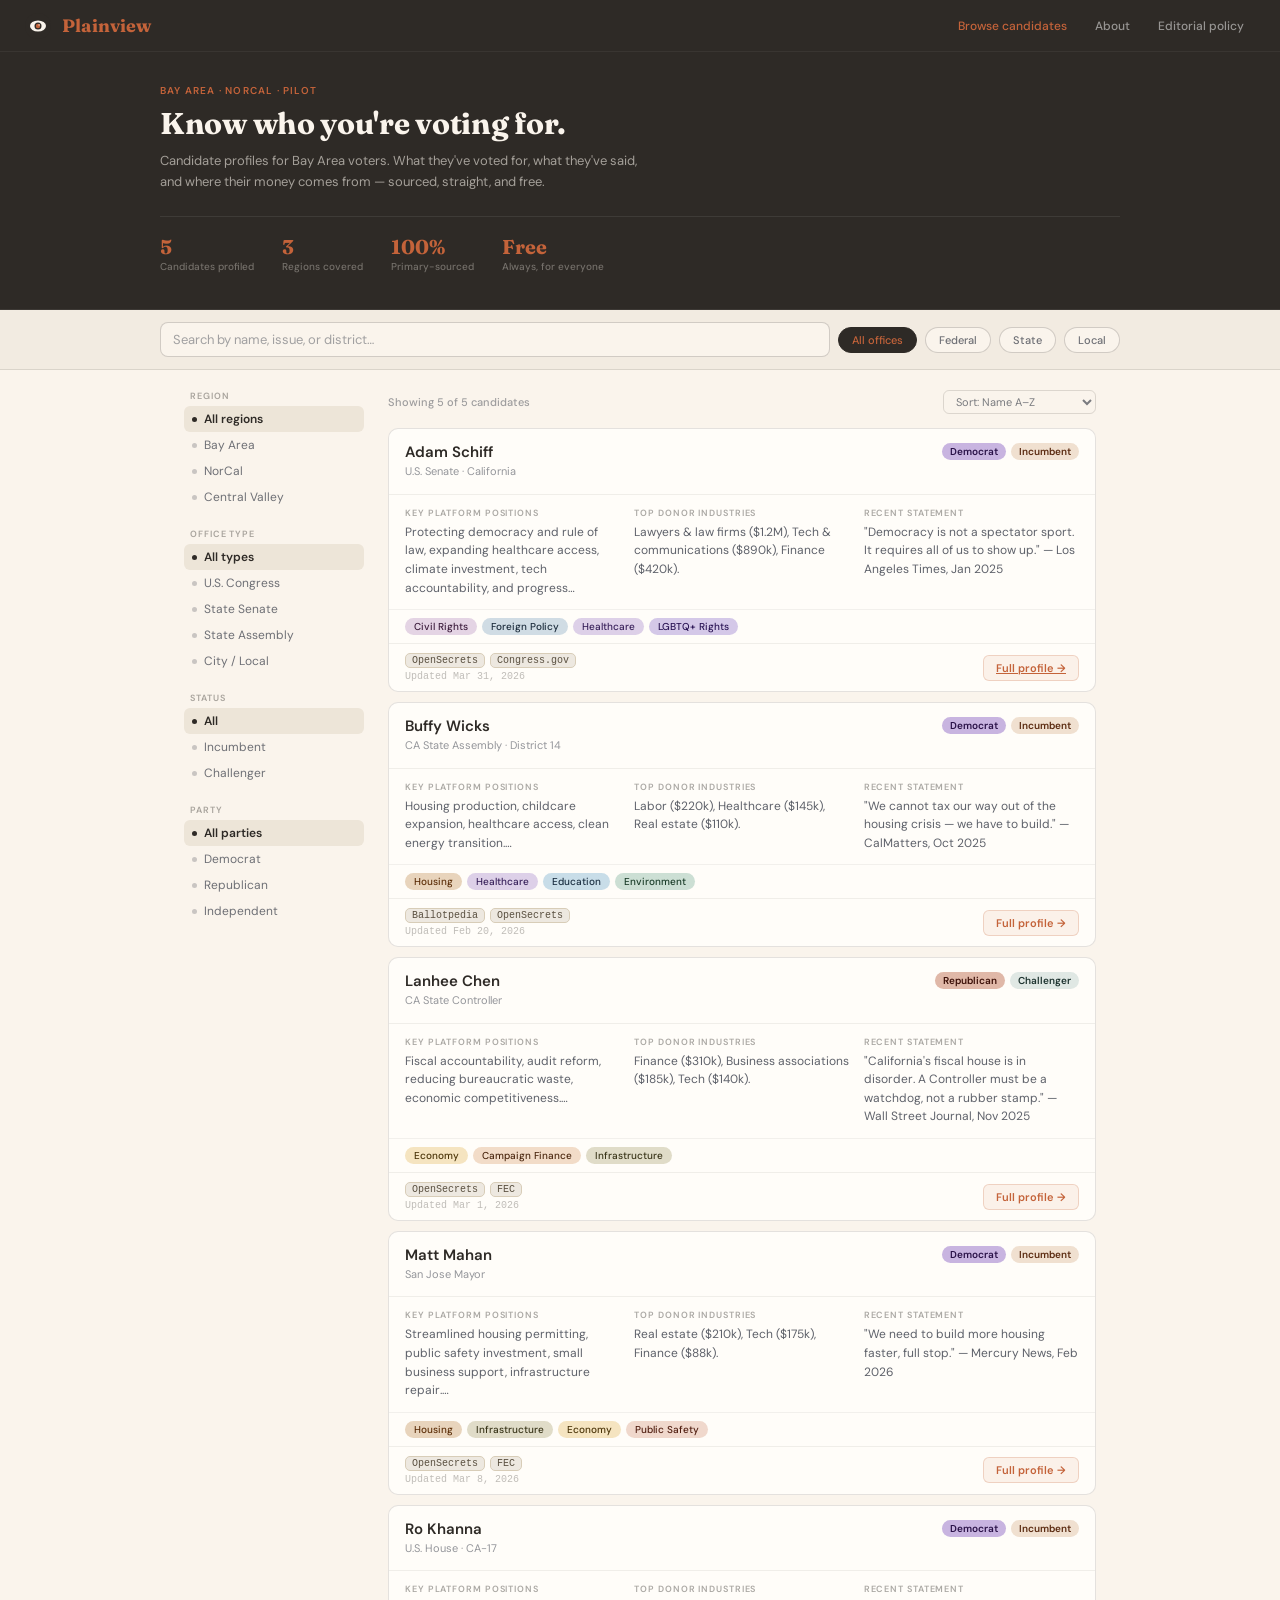
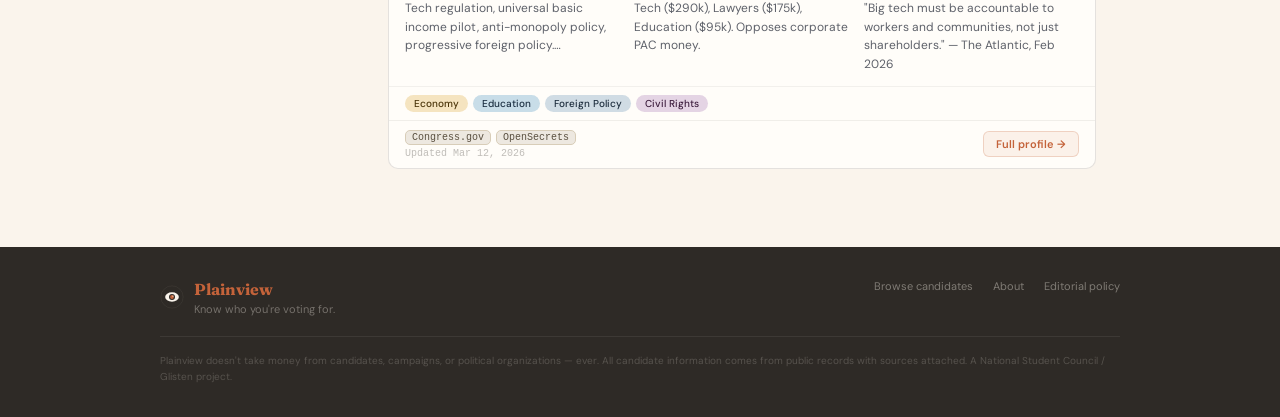
<file: index.html>
<!DOCTYPE html>
<html lang="en">
<head>
<meta charset="UTF-8">
<meta name="viewport" content="width=device-width, initial-scale=1.0">
<title>Plainview — Know who you're voting for</title>
<meta name="description" content="Nonpartisan candidate profiles for Bay Area voters. Every claim sourced. No spin, no agenda — just the full picture.">
<link rel="preconnect" href="https://fonts.googleapis.com">
<link href="https://fonts.googleapis.com/css2?family=Fraunces:opsz,wght@9..144,700&family=DM+Sans:wght@400;500;600&display=swap" rel="stylesheet">
<link rel="stylesheet" href="shared.css">
<style>

/* ── HERO ── */
.hero {
  background: var(--char);
  padding: 32px 24px 36px;
  border-bottom: 1px solid rgba(255,255,255,0.07);
}
.hero-inner {
  max-width: 960px;
  margin: 0 auto;
}
.hero-tag {
  font-size: 10px;
  font-weight: 600;
  letter-spacing: 0.12em;
  text-transform: uppercase;
  color: var(--terra);
  margin-bottom: 10px;
}
.hero-h {
  font-family: var(--font-d);
  font-size: 30px;
  color: #FAF4EC;
  font-weight: 700;
  line-height: 1.15;
  letter-spacing: -0.01em;
  margin-bottom: 8px;
}
.hero-sub {
  font-size: 13px;
  color: rgba(250,244,236,0.58);
  line-height: 1.65;
  max-width: 500px;
}
.hero-stats {
  display: flex;
  gap: 28px;
  margin-top: 24px;
  padding-top: 20px;
  border-top: 0.5px solid rgba(255,255,255,0.08);
  flex-wrap: wrap;
}
.stat-item {}
.stat-num {
  font-family: var(--font-d);
  font-size: 20px;
  color: var(--terra);
  font-weight: 700;
  line-height: 1;
}
.stat-label {
  font-size: 10px;
  color: rgba(250,244,236,0.35);
  margin-top: 3px;
  font-weight: 500;
}

/* ── SEARCH BAR ── */
.search-wrap {
  background: var(--sand2);
  border-bottom: 1px solid rgba(46,42,38,0.12);
  padding: 12px 24px;
  position: sticky;
  top: 52px;
  z-index: 90;
}
.search-inner {
  max-width: 960px;
  margin: 0 auto;
  display: flex;
  align-items: center;
  gap: 8px;
  flex-wrap: wrap;
}
.search-box {
  flex: 1;
  min-width: 180px;
  background: var(--cream);
  border: 0.5px solid rgba(46,42,38,0.2);
  border-radius: 8px;
  padding: 8px 12px;
  font-size: 13px;
  font-family: var(--font-b);
  color: var(--ink);
  transition: border-color .15s;
}
.search-box::placeholder { color: rgba(17,24,39,0.38); }
.search-box:focus { outline: none; border-color: var(--terra); }

.pill {
  background: var(--cream);
  border: 0.5px solid rgba(46,42,38,0.2);
  border-radius: 99px;
  padding: 5px 13px;
  font-size: 11px;
  font-weight: 500;
  color: rgba(17,24,39,0.6);
  cursor: pointer;
  transition: all .15s;
  white-space: nowrap;
  user-select: none;
}
.pill.active { background: var(--char); color: var(--terra); border-color: var(--char); }
.pill:hover:not(.active) { background: var(--sand); border-color: rgba(46,42,38,0.3); }

/* ── LAYOUT ── */
.layout {
  display: flex;
  max-width: 960px;
  margin: 0 auto;
  min-height: calc(100vh - 240px);
  padding: 0 24px;
  gap: 24px;
}

/* ── SIDEBAR ── */
.sidebar {
  width: 180px;
  flex-shrink: 0;
  padding: 20px 0;
}

.sb-label {
  font-size: 9px;
  font-weight: 600;
  letter-spacing: 0.1em;
  text-transform: uppercase;
  color: rgba(46,42,38,0.4);
  margin-bottom: 4px;
  margin-top: 18px;
  padding: 0 6px;
}
.sb-label:first-child { margin-top: 0; }

.sb-item {
  font-size: 12px;
  color: rgba(17,24,39,0.6);
  padding: 5px 8px;
  border-radius: 6px;
  cursor: pointer;
  transition: all .15s;
  display: flex;
  align-items: center;
  gap: 7px;
  user-select: none;
}
.sb-item:hover { background: rgba(46,42,38,0.06); color: var(--ink); }
.sb-item.active { background: #EDE5D8; color: var(--char); font-weight: 600; }
.sb-dot {
  width: 5px; height: 5px;
  border-radius: 50%;
  background: currentColor;
  flex-shrink: 0;
  opacity: 0.35;
}
.sb-item.active .sb-dot { opacity: 1; }

/* Mobile sidebar toggle */
.sidebar-toggle {
  display: none;
  width: 100%;
  background: var(--cream);
  border: 0.5px solid rgba(46,42,38,0.18);
  border-radius: 8px;
  padding: 9px 14px;
  font-size: 12px;
  font-weight: 500;
  color: rgba(17,24,39,0.65);
  font-family: var(--font-b);
  cursor: pointer;
  text-align: left;
  margin: 16px 0 0;
  justify-content: space-between;
  align-items: center;
}
.sidebar-toggle-arrow { font-size: 10px; }
.sidebar-drawer { display: flex; flex-direction: column; }

/* ── MAIN ── */
.main { flex: 1; padding: 20px 0; min-width: 0; }

.results-bar {
  display: flex;
  align-items: center;
  justify-content: space-between;
  margin-bottom: 14px;
}
.results-count {
  font-size: 11px;
  color: rgba(17,24,39,0.4);
  font-weight: 500;
}
.sort-select {
  font-size: 11px;
  color: rgba(17,24,39,0.55);
  background: transparent;
  border: 0.5px solid rgba(46,42,38,0.15);
  border-radius: 6px;
  padding: 3px 8px;
  font-family: var(--font-b);
  cursor: pointer;
}

/* ── CANDIDATE CARD ── */
.card {
  background: #FFFDF9;
  border: 0.5px solid rgba(46,42,38,0.13);
  border-radius: 10px;
  margin-bottom: 10px;
  overflow: hidden;
  transition: border-color .15s, box-shadow .15s;
}
.card:hover {
  border-color: rgba(196,99,58,0.28);
  box-shadow: 0 2px 12px rgba(46,42,38,0.06);
}

.card-head {
  padding: 14px 16px;
  display: flex;
  align-items: flex-start;
  justify-content: space-between;
  gap: 12px;
  border-bottom: 0.5px solid rgba(46,42,38,0.07);
}
.card-name {
  font-size: 15px;
  font-weight: 600;
  color: var(--char);
  font-family: var(--font-b);
  line-height: 1.2;
}
.card-office {
  font-size: 11px;
  color: rgba(17,24,39,0.45);
  margin-top: 3px;
  line-height: 1.4;
}
.badges {
  display: flex;
  gap: 5px;
  flex-wrap: wrap;
  flex-shrink: 0;
  align-items: flex-start;
}
.badge {
  font-size: 10px;
  font-weight: 600;
  padding: 2px 8px;
  border-radius: 99px;
  white-space: nowrap;
}
.b-dem  { background: #C8B4E0; color: #2A1248; }
.b-rep  { background: #E0B8A8; color: #3C1008; }
.b-ind  { background: #B4D4C0; color: #143820; }
.b-inc  { background: #F0E0D0; color: #5A2A10; }
.b-chl  { background: #E0E8E4; color: #1E3430; }
.b-open { background: #E8E4DC; color: #3A3428; }

.card-body {
  padding: 12px 16px;
  display: grid;
  grid-template-columns: repeat(3, minmax(0, 1fr));
  gap: 14px;
}
.col-label {
  font-size: 9px;
  font-weight: 600;
  letter-spacing: 0.1em;
  text-transform: uppercase;
  color: rgba(46,42,38,0.4);
  margin-bottom: 4px;
}
.col-text {
  font-size: 12px;
  color: rgba(17,24,39,0.68);
  line-height: 1.55;
}
.col-link {
  font-size: 10px;
  color: var(--terra);
  text-decoration: none;
  font-weight: 500;
  font-family: var(--font-m);
  cursor: pointer;
}
.col-link:hover { text-decoration: underline; }

.card-tags {
  padding: 8px 16px;
  display: flex;
  gap: 5px;
  flex-wrap: wrap;
  border-top: 0.5px solid rgba(46,42,38,0.06);
}
.tag {
  font-size: 10px;
  font-weight: 500;
  padding: 2px 9px;
  border-radius: 99px;
}

.card-foot {
  padding: 9px 16px;
  border-top: 0.5px solid rgba(46,42,38,0.07);
  display: flex;
  align-items: center;
  justify-content: space-between;
  gap: 12px;
}
.src-tags { display: flex; gap: 5px; flex-wrap: wrap; }
.src-tag {
  font-size: 10px;
  font-family: var(--font-m);
  background: #EDE8E0;
  color: #5A5040;
  border: 0.5px solid #D8CDB8;
  border-radius: 5px;
  padding: 1px 6px;
}
.updated {
  font-size: 10px;
  color: rgba(46,42,38,0.3);
  font-family: var(--font-m);
  margin-top: 3px;
}
.view-btn {
  font-size: 11px;
  font-weight: 600;
  color: var(--terra);
  background: rgba(196,99,58,0.08);
  border: 0.5px solid rgba(196,99,58,0.22);
  border-radius: 6px;
  padding: 5px 12px;
  cursor: pointer;
  font-family: var(--font-b);
  transition: all .15s;
  white-space: nowrap;
  flex-shrink: 0;
}
.view-btn:hover { background: rgba(196,99,58,0.16); }

.no-results {
  text-align: center;
  padding: 60px 20px;
  color: rgba(46,42,38,0.38);
  font-size: 14px;
  line-height: 1.7;
}

/* ── MODAL ── */
.modal-backdrop {
  display: none;
  position: fixed;
  inset: 0;
  background: rgba(46,42,38,0.5);
  z-index: 200;
  overflow-y: auto;
  padding: 32px 16px;
  -webkit-overflow-scrolling: touch;
}
.modal-backdrop.open { display: flex; align-items: flex-start; justify-content: center; }

.modal {
  background: var(--cream);
  border-radius: 14px;
  border: 0.5px solid rgba(46,42,38,0.14);
  max-width: 660px;
  width: 100%;
  overflow: hidden;
  animation: modalIn .18s ease;
}
@keyframes modalIn {
  from { opacity: 0; transform: translateY(8px); }
  to   { opacity: 1; transform: translateY(0); }
}

.modal-head {
  background: var(--char);
  padding: 20px 22px;
  display: flex;
  align-items: flex-start;
  justify-content: space-between;
  gap: 12px;
}
.modal-name {
  font-family: var(--font-d);
  font-size: 22px;
  color: var(--cream);
  font-weight: 700;
  line-height: 1.15;
}
.modal-office { font-size: 12px; color: rgba(250,244,236,0.5); margin-top: 4px; }
.modal-close {
  background: rgba(255,255,255,0.1);
  border: none;
  color: rgba(250,244,236,0.65);
  font-size: 16px;
  cursor: pointer;
  border-radius: 6px;
  width: 30px; height: 30px;
  display: flex; align-items: center; justify-content: center;
  flex-shrink: 0;
  transition: background .15s;
}
.modal-close:hover { background: rgba(255,255,255,0.18); color: #FAF4EC; }

.modal-body { padding: 20px 22px; }

.m-section { margin-bottom: 20px; }
.m-section:last-child { margin-bottom: 0; }
.m-section-title {
  font-size: 9px;
  font-weight: 600;
  letter-spacing: 0.1em;
  text-transform: uppercase;
  color: rgba(46,42,38,0.4);
  margin-bottom: 8px;
  padding-bottom: 6px;
  border-bottom: 0.5px solid rgba(46,42,38,0.1);
}
.m-text { font-size: 13px; color: rgba(17,24,39,0.72); line-height: 1.7; }

.m-finance {
  display: grid;
  grid-template-columns: repeat(3, 1fr);
  gap: 8px;
  margin-top: 8px;
}
.fin-card {
  background: #F5EFE6;
  border-radius: 8px;
  padding: 10px;
  text-align: center;
}
.fin-amt { font-size: 15px; font-weight: 600; color: var(--char); }
.fin-src { font-size: 10px; color: rgba(46,42,38,0.45); margin-top: 2px; font-family: var(--font-m); }

.m-stances { display: flex; flex-direction: column; gap: 8px; margin-top: 4px; }
.m-stance {
  display: flex;
  gap: 10px;
  font-size: 12px;
  line-height: 1.6;
}
.m-stance-key {
  color: rgba(46,42,38,0.45);
  font-weight: 600;
  min-width: 110px;
  flex-shrink: 0;
  padding-top: 1px;
}
.m-stance-val { color: var(--ink); }
.m-tags { display: flex; gap: 5px; flex-wrap: wrap; margin-top: 8px; }

.modal-source-note {
  font-size: 10px;
  color: rgba(46,42,38,0.35);
  font-family: var(--font-m);
  margin-top: 8px;
}

/* ── RESPONSIVE ── */
@media (max-width: 640px) {
  .hero-h { font-size: 24px; }
  .hero-stats { gap: 18px; }

  .layout { flex-direction: column; gap: 0; padding: 0 16px; }

  .sidebar { width: 100%; padding: 0; }
  .sidebar-toggle { display: flex; }
  .sidebar-drawer { display: none; }
  .sidebar-drawer.open { display: flex; flex-direction: column; padding: 8px 0 12px; gap: 2px; }

  .card-body {
    grid-template-columns: 1fr;
    gap: 10px;
  }

  .m-finance { grid-template-columns: repeat(3, 1fr); }

  .m-stance { flex-direction: column; gap: 2px; }
  .m-stance-key { min-width: unset; }

  .search-wrap { top: 52px; }
}

@media (max-width: 400px) {
  .m-finance { grid-template-columns: 1fr 1fr; }
}
</style>
</head>
<body>

<!-- NAV -->
<nav class="nav">
  <div class="nav-left">
    <a class="nav-logo-link" href="index.html">
      <svg class="eye-mark" viewBox="0 0 28 28" fill="none">
        <circle cx="14" cy="14" r="13" fill="#2E2A26"/>
        <ellipse cx="14" cy="14" rx="8" ry="5.5" fill="#FAF4EC"/>
        <circle cx="14" cy="14" r="3.5" fill="#2E2A26"/>
        <circle cx="14" cy="14" r="2.2" fill="#C4633A"/>
        <circle cx="15.1" cy="12.9" r="0.7" fill="#FAF4EC"/>
      </svg>
      <span class="wordmark">Plainview</span>
    </a>
  </div>
  <div class="nav-links">
    <a href="index.html" class="active">Browse candidates</a>
    <a href="about.html">About</a>
    <a href="editorial-policy.html">Editorial policy</a>
  </div>
  <button class="nav-toggle" onclick="toggleNavDrawer()" aria-label="Menu">
    <span></span><span></span><span></span>
  </button>
</nav>

<!-- MOBILE NAV DRAWER -->
<div class="nav-drawer" id="navDrawer">
  <a href="index.html" class="active">Browse candidates</a>
  <a href="about.html">About</a>
  <a href="editorial-policy.html">Editorial policy</a>
</div>

<!-- HERO -->
<div class="hero">
  <div class="hero-inner">
    <div class="hero-tag">Bay Area · NorCal · Pilot</div>
    <div class="hero-h">Know who you're voting for.</div>
    <div class="hero-sub">Candidate profiles for Bay Area voters. What they've voted for, what they've said, and where their money comes from — sourced, straight, and free.</div>
    <div class="hero-stats">
      <div class="stat-item">
        <div class="stat-num" id="statCandidates">8</div>
        <div class="stat-label">Candidates profiled</div>
      </div>
      <div class="stat-item">
        <div class="stat-num">3</div>
        <div class="stat-label">Regions covered</div>
      </div>
      <div class="stat-item">
        <div class="stat-num">100%</div>
        <div class="stat-label">Primary-sourced</div>
      </div>
      <div class="stat-item">
        <div class="stat-num">Free</div>
        <div class="stat-label">Always, for everyone</div>
      </div>
    </div>
  </div>
</div>

<!-- SEARCH BAR -->
<div class="search-wrap">
  <div class="search-inner">
    <input class="search-box" id="searchInput" type="text" placeholder="Search by name, issue, or district…" autocomplete="off">
    <div class="pill active" data-office="all" onclick="setOffice(this,'all')">All offices</div>
    <div class="pill" data-office="federal" onclick="setOffice(this,'federal')">Federal</div>
    <div class="pill" data-office="state" onclick="setOffice(this,'state')">State</div>
    <div class="pill" data-office="local" onclick="setOffice(this,'local')">Local</div>
  </div>
</div>

<!-- BODY -->
<div class="layout">

  <!-- SIDEBAR -->
  <aside class="sidebar">
    <!-- Mobile toggle -->
    <button class="sidebar-toggle" onclick="toggleSidebar()">
      <span>Filter candidates</span>
      <span class="sidebar-toggle-arrow" id="sidebarArrow">▾</span>
    </button>

    <div class="sidebar-drawer" id="sidebarDrawer">
      <div class="sb-label">Region</div>
      <div class="sb-item active" data-region="all"     onclick="setSb(this,'region','all')"><span class="sb-dot"></span>All regions</div>
      <div class="sb-item"        data-region="bay"     onclick="setSb(this,'region','bay')"><span class="sb-dot"></span>Bay Area</div>
      <div class="sb-item"        data-region="norcal"  onclick="setSb(this,'region','norcal')"><span class="sb-dot"></span>NorCal</div>
      <div class="sb-item"        data-region="central" onclick="setSb(this,'region','central')"><span class="sb-dot"></span>Central Valley</div>

      <div class="sb-label">Office type</div>
      <div class="sb-item active" data-officetype="all"      onclick="setSb(this,'officetype','all')"><span class="sb-dot"></span>All types</div>
      <div class="sb-item"        data-officetype="congress" onclick="setSb(this,'officetype','congress')"><span class="sb-dot"></span>U.S. Congress</div>
      <div class="sb-item"        data-officetype="senate"   onclick="setSb(this,'officetype','senate')"><span class="sb-dot"></span>State Senate</div>
      <div class="sb-item"        data-officetype="assembly" onclick="setSb(this,'officetype','assembly')"><span class="sb-dot"></span>State Assembly</div>
      <div class="sb-item"        data-officetype="local"    onclick="setSb(this,'officetype','local')"><span class="sb-dot"></span>City / Local</div>

      <div class="sb-label">Status</div>
      <div class="sb-item active" data-status="all"        onclick="setSb(this,'status','all')"><span class="sb-dot"></span>All</div>
      <div class="sb-item"        data-status="incumbent"  onclick="setSb(this,'status','incumbent')"><span class="sb-dot"></span>Incumbent</div>
      <div class="sb-item"        data-status="challenger" onclick="setSb(this,'status','challenger')"><span class="sb-dot"></span>Challenger</div>

      <div class="sb-label">Party</div>
      <div class="sb-item active" data-party="all" onclick="setSb(this,'party','all')"><span class="sb-dot"></span>All parties</div>
      <div class="sb-item"        data-party="dem" onclick="setSb(this,'party','dem')"><span class="sb-dot"></span>Democrat</div>
      <div class="sb-item"        data-party="rep" onclick="setSb(this,'party','rep')"><span class="sb-dot"></span>Republican</div>
      <div class="sb-item"        data-party="ind" onclick="setSb(this,'party','ind')"><span class="sb-dot"></span>Independent</div>
    </div>
  </aside>

  <!-- MAIN CONTENT -->
  <main class="main">
    <div class="results-bar">
      <span class="results-count" id="resultsCount"></span>
      <select class="sort-select" id="sortSelect" onchange="render()">
        <option value="name">Sort: Name A–Z</option>
        <option value="office">Sort: Office</option>
        <option value="updated">Sort: Recently updated</option>
      </select>
    </div>
    <div id="cardList"></div>
  </main>
</div>

<!-- MODAL -->
<div class="modal-backdrop" id="modal" onclick="closeModalOutside(event)">
  <div class="modal" id="modalInner">
    <div class="modal-head">
      <div>
        <div class="modal-name" id="mName"></div>
        <div class="modal-office" id="mOffice"></div>
        <div class="badges" id="mBadges" style="margin-top:8px"></div>
      </div>
      <button class="modal-close" onclick="closeModal()">✕</button>
    </div>
    <div class="modal-body" id="mBody"></div>
  </div>
</div>

<!-- FOOTER -->
<footer class="site-footer">
  <div class="footer-inner">
    <div class="footer-brand">
      <svg width="24" height="24" viewBox="0 0 28 28" fill="none">
        <circle cx="14" cy="14" r="13" fill="#2E2A26" stroke="rgba(250,244,236,0.12)" stroke-width="0.5"/>
        <ellipse cx="14" cy="14" rx="8" ry="5.5" fill="#FAF4EC"/>
        <circle cx="14" cy="14" r="3.5" fill="#2E2A26"/>
        <circle cx="14" cy="14" r="2.2" fill="#C4633A"/>
        <circle cx="15.1" cy="12.9" r="0.7" fill="#FAF4EC"/>
      </svg>
      <div>
        <div class="footer-wordmark">Plainview</div>
        <div class="footer-tagline">Know who you're voting for.</div>
      </div>
    </div>
    <div class="footer-links">
      <a href="index.html">Browse candidates</a>
      <a href="about.html">About</a>
      <a href="editorial-policy.html">Editorial policy</a>
    </div>
  </div>
  <div class="footer-note">
    Plainview doesn't take money from candidates, campaigns, or political organizations — ever. All candidate information comes from public records with sources attached. A National Student Council / Glisten project.
  </div>
</footer>

<!-- DATA -->
<script src="candidates.js"></script>

<script>
// ── Update hero stat count dynamically ──
document.getElementById('statCandidates').textContent = CANDIDATES.length;

// ── Filters state ──
const filters = { office:'all', region:'all', officetype:'all', status:'all', party:'all', search:'' };

// ── Nav & sidebar toggles ──
function toggleNavDrawer() {
  document.getElementById('navDrawer').classList.toggle('open');
}
function toggleSidebar() {
  const drawer = document.getElementById('sidebarDrawer');
  const arrow  = document.getElementById('sidebarArrow');
  drawer.classList.toggle('open');
  arrow.textContent = drawer.classList.contains('open') ? '▴' : '▾';
}

// ── Filter setters ──
function setOffice(el, val) {
  document.querySelectorAll('.pill').forEach(p => p.classList.remove('active'));
  el.classList.add('active');
  filters.office = val;
  render();
}
function setSb(el, key, val) {
  document.querySelectorAll(`[data-${key}]`).forEach(e => e.classList.remove('active'));
  el.classList.add('active');
  filters[key] = val;
  render();
}

document.getElementById('searchInput').addEventListener('input', e => {
  filters.search = e.target.value.toLowerCase();
  render();
});

// ── Filter logic ──
function matchOffice(c) {
  if (filters.office === 'all')     return true;
  if (filters.office === 'federal') return c.officetype === 'congress';
  if (filters.office === 'state')   return ['senate','assembly','state'].includes(c.officetype);
  if (filters.office === 'local')   return c.officetype === 'local';
  return true;
}

function filtered() {
  return CANDIDATES.filter(c => {
    if (filters.region !== 'all'     && c.region      !== filters.region)     return false;
    if (filters.officetype !== 'all' && c.officetype  !== filters.officetype) return false;
    if (filters.status !== 'all'     && c.status      !== filters.status)     return false;
    if (filters.party !== 'all'      && c.party       !== filters.party)      return false;
    if (!matchOffice(c)) return false;
    if (filters.search) {
      const q = filters.search;
      return c.name.toLowerCase().includes(q)
          || c.office.toLowerCase().includes(q)
          || c.platform.toLowerCase().includes(q)
          || c.tags.some(t => t.includes(q));
    }
    return true;
  });
}

function sorted(arr) {
  const s = document.getElementById('sortSelect').value;
  if (s === 'name')   return [...arr].sort((a,b) => a.name.localeCompare(b.name));
  if (s === 'office') return [...arr].sort((a,b) => a.office.localeCompare(b.office));
  return arr;
}

// ── Badge helpers ──
function tagHtml(t) {
  const cfg = TAGS[t] || { bg:'#E8E4DC', c:'#3A3428' };
  return `<span class="tag" style="background:${cfg.bg};color:${cfg.c}">${t}</span>`;
}
function partyBadge(p) {
  const m = { dem:'b-dem Democrat', rep:'b-rep Republican', ind:'b-ind Independent' };
  const cls = m[p] || 'b-open Other';
  const [c, label] = cls.split(' ');
  return `<span class="badge ${c}">${label}</span>`;
}
function statusBadge(s) {
  const m = { incumbent:'b-inc Incumbent', challenger:'b-chl Challenger', 'open seat':'b-open Open seat' };
  const cls = m[s] || 'b-open Open';
  const [c, label] = cls.split(' ');
  return `<span class="badge ${c}">${label}</span>`;
}

// ── Render card list ──
function render() {
  const list = sorted(filtered());
  const el   = document.getElementById('cardList');
  document.getElementById('resultsCount').textContent =
    `Showing ${list.length} of ${CANDIDATES.length} candidate${CANDIDATES.length !== 1 ? 's' : ''}`;

  if (!list.length) {
    el.innerHTML = `<div class="no-results">No candidates match your filters.<br>Try broadening your search or adjusting the sidebar.</div>`;
    return;
  }

  el.innerHTML = list.map(c => `
    <div class="card">
      <div class="card-head">
        <div>
          <div class="card-name">${c.name}</div>
          <div class="card-office">${c.office}</div>
        </div>
        <div class="badges">${partyBadge(c.party)}${statusBadge(c.status)}</div>
      </div>
      <div class="card-body">
        <div>
          <div class="col-label">Key platform positions</div>
          <div class="col-text">${c.platform.slice(0,120)}…</div>
        </div>
        <div>
          <div class="col-label">Top donor industries</div>
          <div class="col-text">${c.donors}</div>
        </div>
        <div>
          <div class="col-label">Recent statement</div>
          <div class="col-text">${c.statement}</div>
        </div>
      </div>
      <div class="card-tags">${c.tags.map(tagHtml).join('')}</div>
      <div class="card-foot">
        <div>
          <div class="src-tags">${c.sources.map(s => `<span class="src-tag">${s}</span>`).join('')}</div>
          <div class="updated">Updated ${c.updated}</div>
        </div>
        ${c.slug
          ? `<a class="view-btn" href="${c.slug}.html">Full profile →</a>`
          : `<button class="view-btn" onclick="openModal(${c.id})">Full profile →</button>`
        }
      </div>
    </div>
  `).join('');
}

// ── Modal ──
function openModal(id) {
  const c = CANDIDATES.find(x => x.id === id);
  document.getElementById('mName').textContent   = c.name;
  document.getElementById('mOffice').textContent = c.office;
  document.getElementById('mBadges').innerHTML   = partyBadge(c.party) + statusBadge(c.status);

  const stancesHtml = c.full.stances.map(s =>
    `<div class="m-stance"><span class="m-stance-key">${s.issue}</span><span class="m-stance-val">${s.text}</span></div>`
  ).join('');

  document.getElementById('mBody').innerHTML = `
    <div class="m-section">
      <div class="m-section-title">Platform &amp; Policy Positions</div>
      <div class="m-text">${c.platform}</div>
      <div class="m-tags">${c.tags.map(tagHtml).join('')}</div>
    </div>
    <div class="m-section">
      <div class="m-section-title">Voting Record</div>
      <div class="m-text">${c.full.voting}</div>
    </div>
    <div class="m-section">
      <div class="m-section-title">Campaign Finance</div>
      <div class="m-finance">
        ${c.full.finance.map(f => `<div class="fin-card"><div class="fin-amt">${f.amt}</div><div class="fin-src">${f.src}</div></div>`).join('')}
      </div>
      <div class="modal-source-note">Source: OpenSecrets / FEC</div>
    </div>
    <div class="m-section">
      <div class="m-section-title">Endorsements</div>
      <div class="m-text">${c.full.endorsements}</div>
    </div>
    <div class="m-section">
      <div class="m-section-title">Stance on Key Issues</div>
      <div class="m-stances">${stancesHtml}</div>
    </div>
    <div class="m-section">
      <div class="m-section-title">Recent Statement</div>
      <div class="m-text" style="font-style:italic">${c.statement}</div>
    </div>
  `;

  document.getElementById('modal').classList.add('open');
  document.body.style.overflow = 'hidden';
}

function closeModal() {
  document.getElementById('modal').classList.remove('open');
  document.body.style.overflow = '';
}
function closeModalOutside(e) {
  if (e.target === document.getElementById('modal')) closeModal();
}

// Escape key closes modal
document.addEventListener('keydown', e => { if (e.key === 'Escape') closeModal(); });

// ── Init ──
render();
</script>
</body>
</html>
</file>
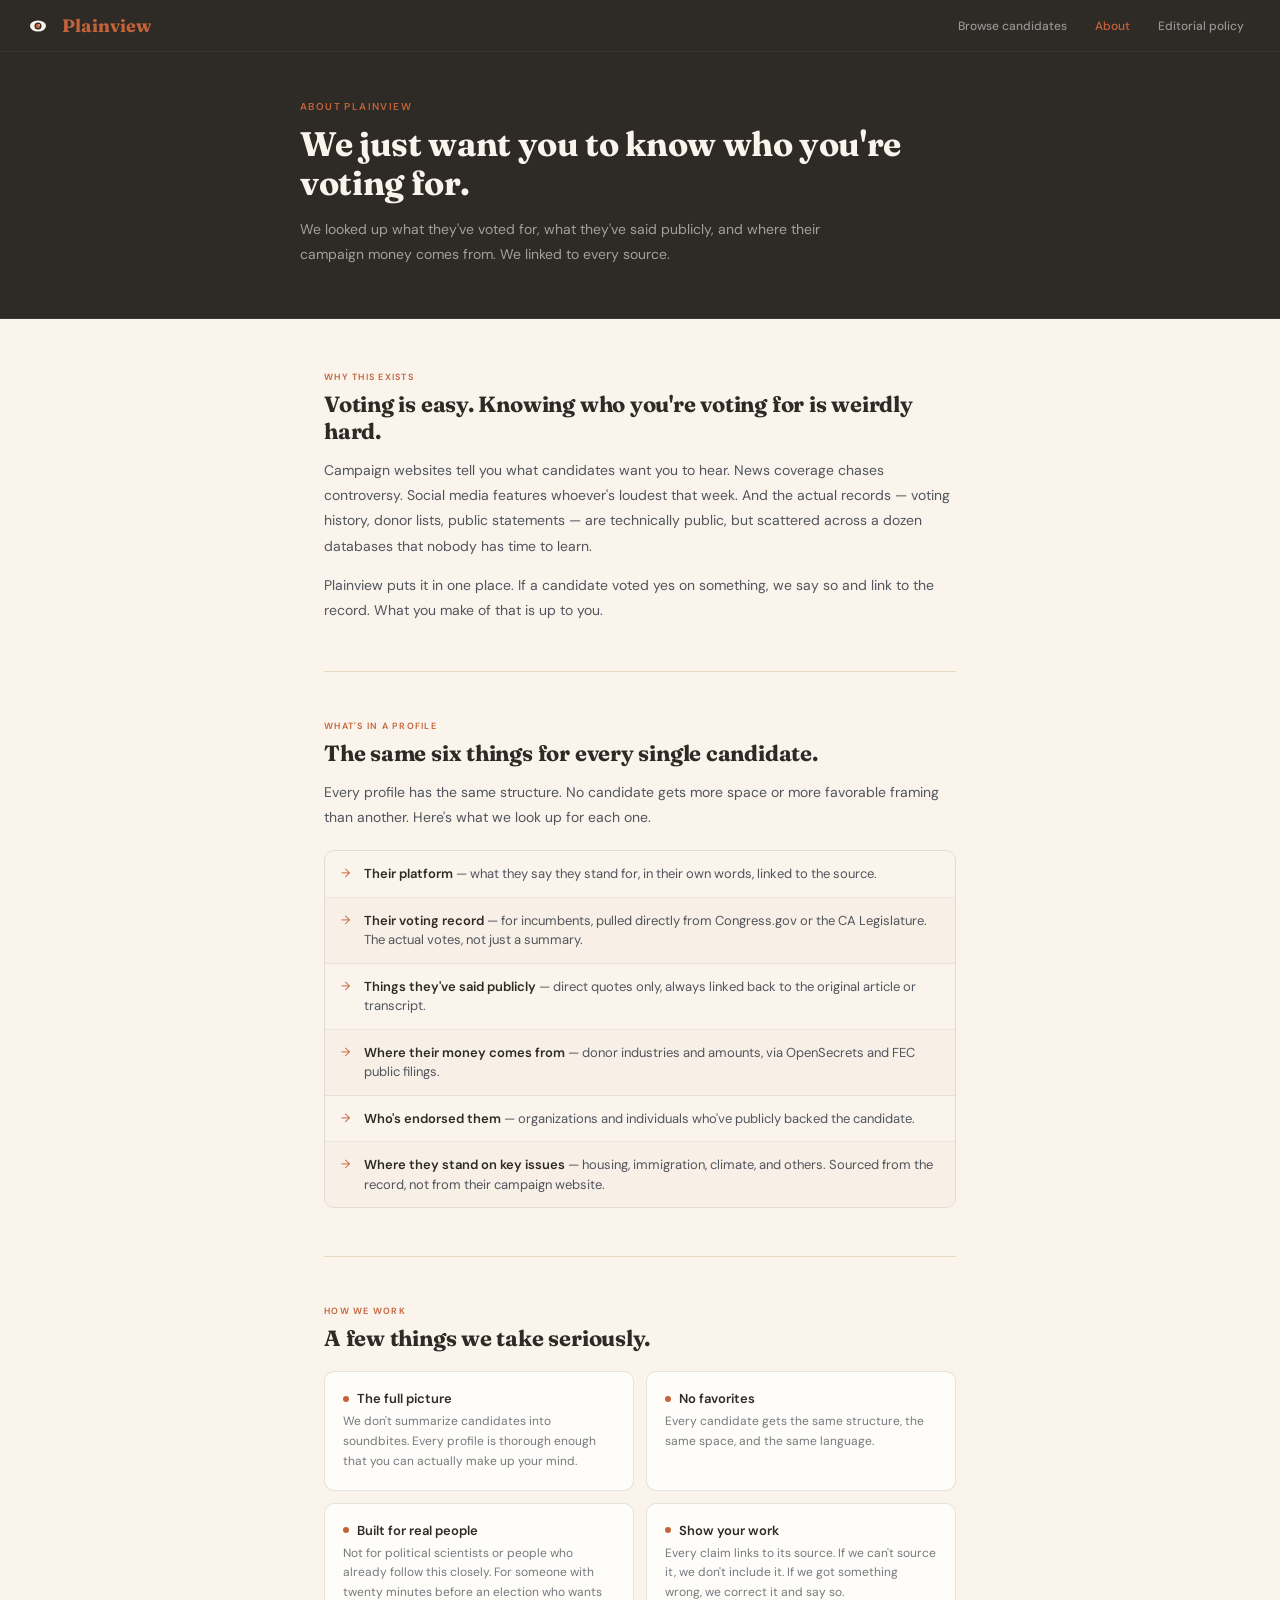
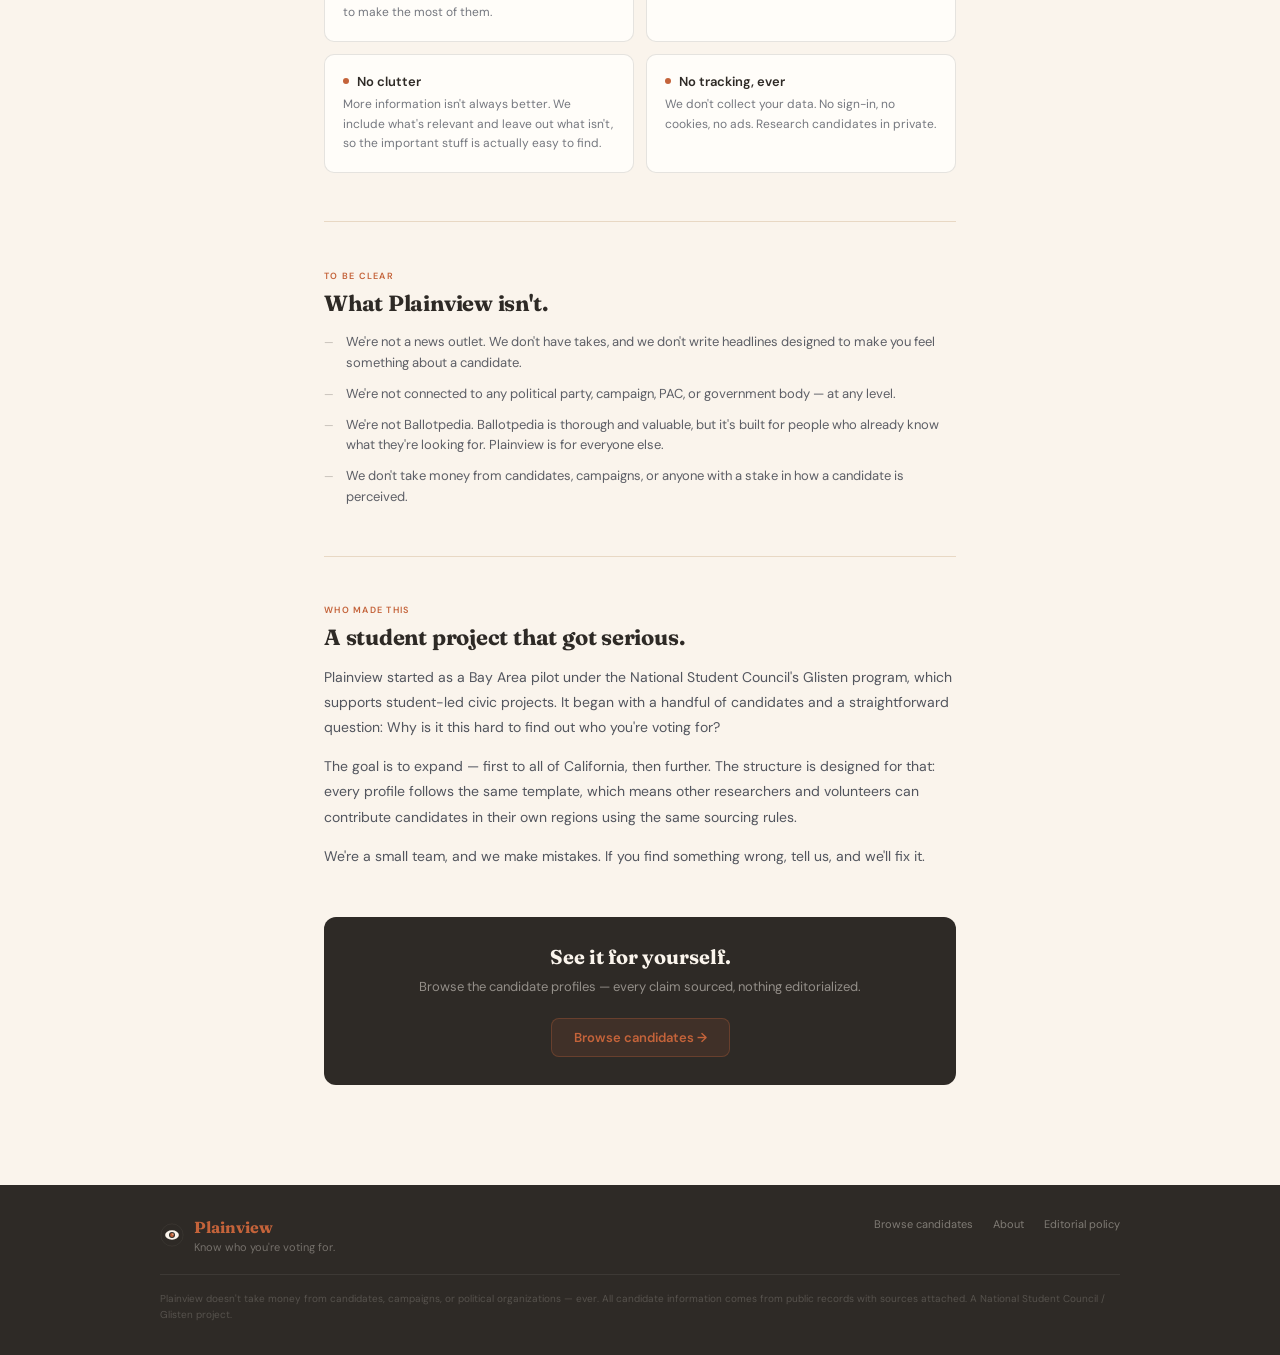
<file: about.html>
<!DOCTYPE html>
<html lang="en">
<head>
<meta charset="UTF-8">
<meta name="viewport" content="width=device-width, initial-scale=1.0">
<title>About — Plainview</title>
<meta name="description" content="Plainview helps Bay Area voters figure out who's actually on their ballot — no spin, no agenda, just the facts with sources attached.">
<link rel="preconnect" href="https://fonts.googleapis.com">
<link href="https://fonts.googleapis.com/css2?family=Fraunces:opsz,wght@9..144,700&family=DM+Sans:wght@400;500;600&display=swap" rel="stylesheet">
<link rel="stylesheet" href="shared.css">
<style>

/* ── PAGE HERO ── */
.page-hero {
  background: var(--char);
  padding: 48px 24px 52px;
  border-bottom: 1px solid rgba(255,255,255,0.06);
}
.page-hero-inner {
  max-width: 680px;
  margin: 0 auto;
}
.page-eyebrow {
  font-size: 10px;
  font-weight: 600;
  letter-spacing: 0.14em;
  text-transform: uppercase;
  color: var(--terra);
  margin-bottom: 12px;
}
.page-title {
  font-family: var(--font-d);
  font-size: 34px;
  color: #FAF4EC;
  font-weight: 700;
  line-height: 1.15;
  letter-spacing: -0.01em;
  margin-bottom: 14px;
}
.page-lead {
  font-size: 14px;
  color: rgba(250,244,236,0.58);
  line-height: 1.75;
  max-width: 560px;
}

/* ── CONTENT ── */
.content-wrap {
  max-width: 680px;
  margin: 0 auto;
  padding: 52px 24px;
}

.content-section {
  margin-bottom: 48px;
}
.content-section:last-child {
  margin-bottom: 0;
}

.section-eyebrow {
  font-size: 9px;
  font-weight: 600;
  letter-spacing: 0.14em;
  text-transform: uppercase;
  color: var(--terra);
  margin-bottom: 8px;
}
.section-h {
  font-family: var(--font-d);
  font-size: 22px;
  color: var(--char);
  font-weight: 700;
  line-height: 1.2;
  letter-spacing: -0.01em;
  margin-bottom: 14px;
}
.section-body {
  font-size: 14px;
  color: rgba(17,24,39,0.72);
  line-height: 1.8;
}
.section-body p { margin-bottom: 14px; }
.section-body p:last-child { margin-bottom: 0; }

.divider {
  height: 0.5px;
  background: var(--sand);
  margin: 48px 0;
}

/* ── PRINCIPLES GRID ── */
.principles {
  display: grid;
  grid-template-columns: 1fr 1fr;
  gap: 12px;
  margin-top: 20px;
}
.principle {
  background: #FFFDF9;
  border: 0.5px solid rgba(46,42,38,0.12);
  border-radius: 10px;
  padding: 18px;
}
.principle-name {
  font-size: 13px;
  font-weight: 600;
  color: var(--char);
  margin-bottom: 5px;
  display: flex;
  align-items: center;
  gap: 8px;
}
.principle-dot {
  width: 6px; height: 6px;
  border-radius: 50%;
  background: var(--terra);
  flex-shrink: 0;
}
.principle-desc {
  font-size: 12px;
  color: rgba(17,24,39,0.58);
  line-height: 1.65;
}

/* ── WHAT WE INCLUDE ── */
.profile-fields {
  margin-top: 20px;
  border: 0.5px solid rgba(46,42,38,0.12);
  border-radius: 10px;
  overflow: hidden;
}
.field-row {
  display: flex;
  align-items: flex-start;
  gap: 14px;
  padding: 13px 16px;
  border-bottom: 0.5px solid rgba(46,42,38,0.07);
}
.field-row:last-child { border-bottom: none; }
.field-row:nth-child(even) { background: rgba(232,216,196,0.15); }
.field-check {
  font-size: 12px;
  color: var(--terra);
  flex-shrink: 0;
  margin-top: 1px;
}
.field-text {
  font-size: 13px;
  color: rgba(17,24,39,0.72);
  line-height: 1.5;
}
.field-text strong {
  color: var(--char);
  font-weight: 600;
}

/* ── NOT LIST ── */
.not-list {
  margin-top: 16px;
  display: flex;
  flex-direction: column;
  gap: 10px;
}
.not-item {
  display: flex;
  align-items: flex-start;
  gap: 12px;
  font-size: 13px;
  color: rgba(17,24,39,0.68);
  line-height: 1.6;
}
.not-mark {
  font-size: 11px;
  color: rgba(46,42,38,0.3);
  flex-shrink: 0;
  margin-top: 2px;
}

/* ── CTA ── */
.cta-block {
  background: var(--char);
  border-radius: 12px;
  padding: 28px 28px;
  text-align: center;
  margin-top: 48px;
}
.cta-h {
  font-family: var(--font-d);
  font-size: 20px;
  color: #FAF4EC;
  font-weight: 700;
  margin-bottom: 8px;
  line-height: 1.2;
}
.cta-sub {
  font-size: 13px;
  color: rgba(250,244,236,0.5);
  line-height: 1.6;
  margin-bottom: 20px;
}
.cta-btn {
  display: inline-block;
  font-size: 13px;
  font-weight: 600;
  color: var(--terra);
  background: rgba(196,99,58,0.12);
  border: 0.5px solid rgba(196,99,58,0.3);
  border-radius: 8px;
  padding: 10px 22px;
  text-decoration: none;
  transition: background .15s;
  font-family: var(--font-b);
}
.cta-btn:hover { background: rgba(196,99,58,0.22); }

/* ── RESPONSIVE ── */
@media (max-width: 640px) {
  .page-title { font-size: 26px; }
  .principles { grid-template-columns: 1fr; }
}
</style>
</head>
<body>

<!-- NAV -->
<nav class="nav">
  <div class="nav-left">
    <a class="nav-logo-link" href="index.html">
      <svg class="eye-mark" viewBox="0 0 28 28" fill="none">
        <circle cx="14" cy="14" r="13" fill="#2E2A26"/>
        <ellipse cx="14" cy="14" rx="8" ry="5.5" fill="#FAF4EC"/>
        <circle cx="14" cy="14" r="3.5" fill="#2E2A26"/>
        <circle cx="14" cy="14" r="2.2" fill="#C4633A"/>
        <circle cx="15.1" cy="12.9" r="0.7" fill="#FAF4EC"/>
      </svg>
      <span class="wordmark">Plainview</span>
    </a>
  </div>
  <div class="nav-links">
    <a href="index.html">Browse candidates</a>
    <a href="about.html" class="active">About</a>
    <a href="editorial-policy.html">Editorial policy</a>
  </div>
  <button class="nav-toggle" onclick="document.getElementById('navDrawer').classList.toggle('open')" aria-label="Menu">
    <span></span><span></span><span></span>
  </button>
</nav>
<div class="nav-drawer" id="navDrawer">
  <a href="index.html">Browse candidates</a>
  <a href="about.html" class="active">About</a>
  <a href="editorial-policy.html">Editorial policy</a>
</div>

<!-- PAGE HERO -->
<div class="page-hero">
  <div class="page-hero-inner">
    <div class="page-eyebrow">About Plainview</div>
    <h1 class="page-title">We just want you to know who you're voting for.</h1>
    <p class="page-lead">We looked up what they've voted for, what they've said publicly, and where their campaign money comes from. We linked to every source.</p>
  </div>
</div>

<!-- CONTENT -->
<div class="content-wrap">

  <div class="content-section">
    <div class="section-eyebrow">Why this exists</div>
    <h2 class="section-h">Voting is easy. Knowing who you're voting for is weirdly hard.</h2>
    <div class="section-body">
      <p>Campaign websites tell you what candidates want you to hear. News coverage chases controversy. Social media features whoever's loudest that week. And the actual records — voting history, donor lists, public statements — are technically public, but scattered across a dozen databases that nobody has time to learn.</p>
      <p>Plainview puts it in one place. If a candidate voted yes on something, we say so and link to the record. What you make of that is up to you.</p>
    </div>
  </div>

  <div class="divider"></div>

  <div class="content-section">
    <div class="section-eyebrow">What's in a profile</div>
    <h2 class="section-h">The same six things for every single candidate.</h2>
    <div class="section-body">
      <p>Every profile has the same structure. No candidate gets more space or more favorable framing than another. Here's what we look up for each one.</p>
    </div>

    <div class="profile-fields">
      <div class="field-row">
        <span class="field-check">→</span>
        <span class="field-text"><strong>Their platform</strong> — what they say they stand for, in their own words, linked to the source.</span>
      </div>
      <div class="field-row">
        <span class="field-check">→</span>
        <span class="field-text"><strong>Their voting record</strong> — for incumbents, pulled directly from Congress.gov or the CA Legislature. The actual votes, not just a summary.</span>
      </div>
      <div class="field-row">
        <span class="field-check">→</span>
        <span class="field-text"><strong>Things they've said publicly</strong> — direct quotes only, always linked back to the original article or transcript.</span>
      </div>
      <div class="field-row">
        <span class="field-check">→</span>
        <span class="field-text"><strong>Where their money comes from</strong> — donor industries and amounts, via OpenSecrets and FEC public filings.</span>
      </div>
      <div class="field-row">
        <span class="field-check">→</span>
        <span class="field-text"><strong>Who's endorsed them</strong> — organizations and individuals who've publicly backed the candidate.</span>
      </div>
      <div class="field-row">
        <span class="field-check">→</span>
        <span class="field-text"><strong>Where they stand on key issues</strong> — housing, immigration, climate, and others. Sourced from the record, not from their campaign website.</span>
      </div>
    </div>
  </div>

  <div class="divider"></div>

  <div class="content-section">
    <div class="section-eyebrow">How we work</div>
    <h2 class="section-h">A few things we take seriously.</h2>
    <div class="principles">
      <div class="principle">
        <div class="principle-name"><span class="principle-dot"></span>The full picture</div>
        <div class="principle-desc">We don't summarize candidates into soundbites. Every profile is thorough enough that you can actually make up your mind.</div>
      </div>
      <div class="principle">
        <div class="principle-name"><span class="principle-dot"></span>No favorites</div>
        <div class="principle-desc">Every candidate gets the same structure, the same space, and the same language.</div>
      </div>
      <div class="principle">
        <div class="principle-name"><span class="principle-dot"></span>Built for real people</div>
        <div class="principle-desc">Not for political scientists or people who already follow this closely. For someone with twenty minutes before an election who wants to make the most of them.</div>
      </div>
      <div class="principle">
        <div class="principle-name"><span class="principle-dot"></span>Show your work</div>
        <div class="principle-desc">Every claim links to its source. If we can't source it, we don't include it. If we got something wrong, we correct it and say so.</div>
      </div>
      <div class="principle">
        <div class="principle-name"><span class="principle-dot"></span>No clutter</div>
        <div class="principle-desc">More information isn't always better. We include what's relevant and leave out what isn't, so the important stuff is actually easy to find.</div>
      </div>
      <div class="principle">
        <div class="principle-name"><span class="principle-dot"></span>No tracking, ever</div>
        <div class="principle-desc">We don't collect your data. No sign-in, no cookies, no ads. Research candidates in private.</div>
      </div>
    </div>
  </div>

  <div class="divider"></div>

  <div class="content-section">
    <div class="section-eyebrow">To be clear</div>
    <h2 class="section-h">What Plainview isn't.</h2>
    <div class="not-list">
      <div class="not-item">
        <span class="not-mark">—</span>
        <span>We're not a news outlet. We don't have takes, and we don't write headlines designed to make you feel something about a candidate.</span>
      </div>
      <div class="not-item">
        <span class="not-mark">—</span>
        <span>We're not connected to any political party, campaign, PAC, or government body — at any level.</span>
      </div>
      <div class="not-item">
        <span class="not-mark">—</span>
        <span>We're not Ballotpedia. Ballotpedia is thorough and valuable, but it's built for people who already know what they're looking for. Plainview is for everyone else.</span>
      </div>
      <div class="not-item">
        <span class="not-mark">—</span>
        <span>We don't take money from candidates, campaigns, or anyone with a stake in how a candidate is perceived.</span>
      </div>
    </div>
  </div>

  <div class="divider"></div>

  <div class="content-section">
    <div class="section-eyebrow">Who made this</div>
    <h2 class="section-h">A student project that got serious.</h2>
    <div class="section-body">
      <p>Plainview started as a Bay Area pilot under the National Student Council's Glisten program, which supports student-led civic projects. It began with a handful of candidates and a straightforward question: Why is it this hard to find out who you're voting for?</p>
      <p>The goal is to expand — first to all of California, then further. The structure is designed for that: every profile follows the same template, which means other researchers and volunteers can contribute candidates in their own regions using the same sourcing rules.</p>
      <p>We're a small team, and we make mistakes. If you find something wrong, tell us, and we'll fix it.</p>
    </div>
  </div>

  <div class="cta-block">
    <div class="cta-h">See it for yourself.</div>
    <div class="cta-sub">Browse the candidate profiles — every claim sourced, nothing editorialized.</div>
    <a class="cta-btn" href="index.html">Browse candidates →</a>
  </div>

</div>

<!-- FOOTER -->
<footer class="site-footer">
  <div class="footer-inner">
    <div class="footer-brand">
      <svg width="24" height="24" viewBox="0 0 28 28" fill="none">
        <circle cx="14" cy="14" r="13" fill="#2E2A26" stroke="rgba(250,244,236,0.12)" stroke-width="0.5"/>
        <ellipse cx="14" cy="14" rx="8" ry="5.5" fill="#FAF4EC"/>
        <circle cx="14" cy="14" r="3.5" fill="#2E2A26"/>
        <circle cx="14" cy="14" r="2.2" fill="#C4633A"/>
        <circle cx="15.1" cy="12.9" r="0.7" fill="#FAF4EC"/>
      </svg>
      <div>
        <div class="footer-wordmark">Plainview</div>
        <div class="footer-tagline">Know who you're voting for.</div>
      </div>
    </div>
    <div class="footer-links">
      <a href="index.html">Browse candidates</a>
      <a href="about.html">About</a>
      <a href="editorial-policy.html">Editorial policy</a>
    </div>
  </div>
  <div class="footer-note">
    Plainview doesn't take money from candidates, campaigns, or political organizations — ever. All candidate information comes from public records with sources attached. A National Student Council / Glisten project.
  </div>
</footer>

</body>
</html>
</file>
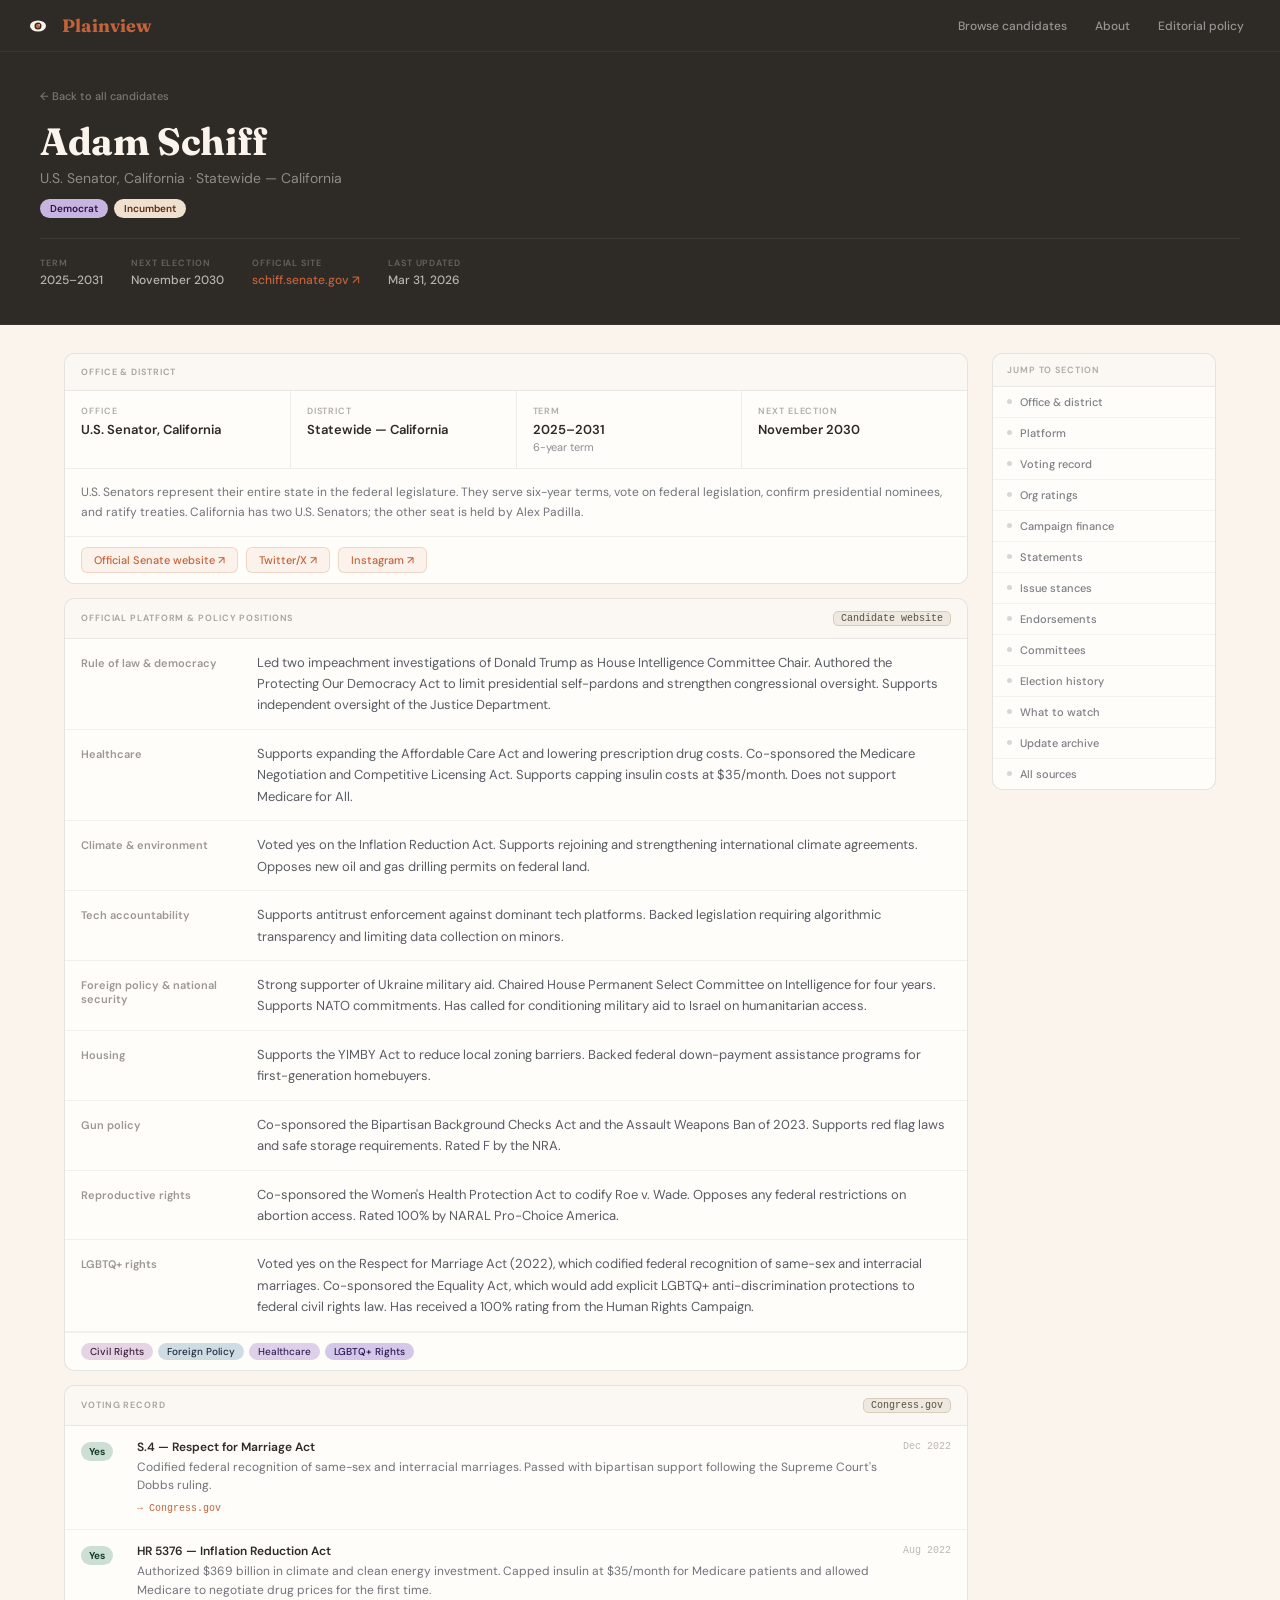
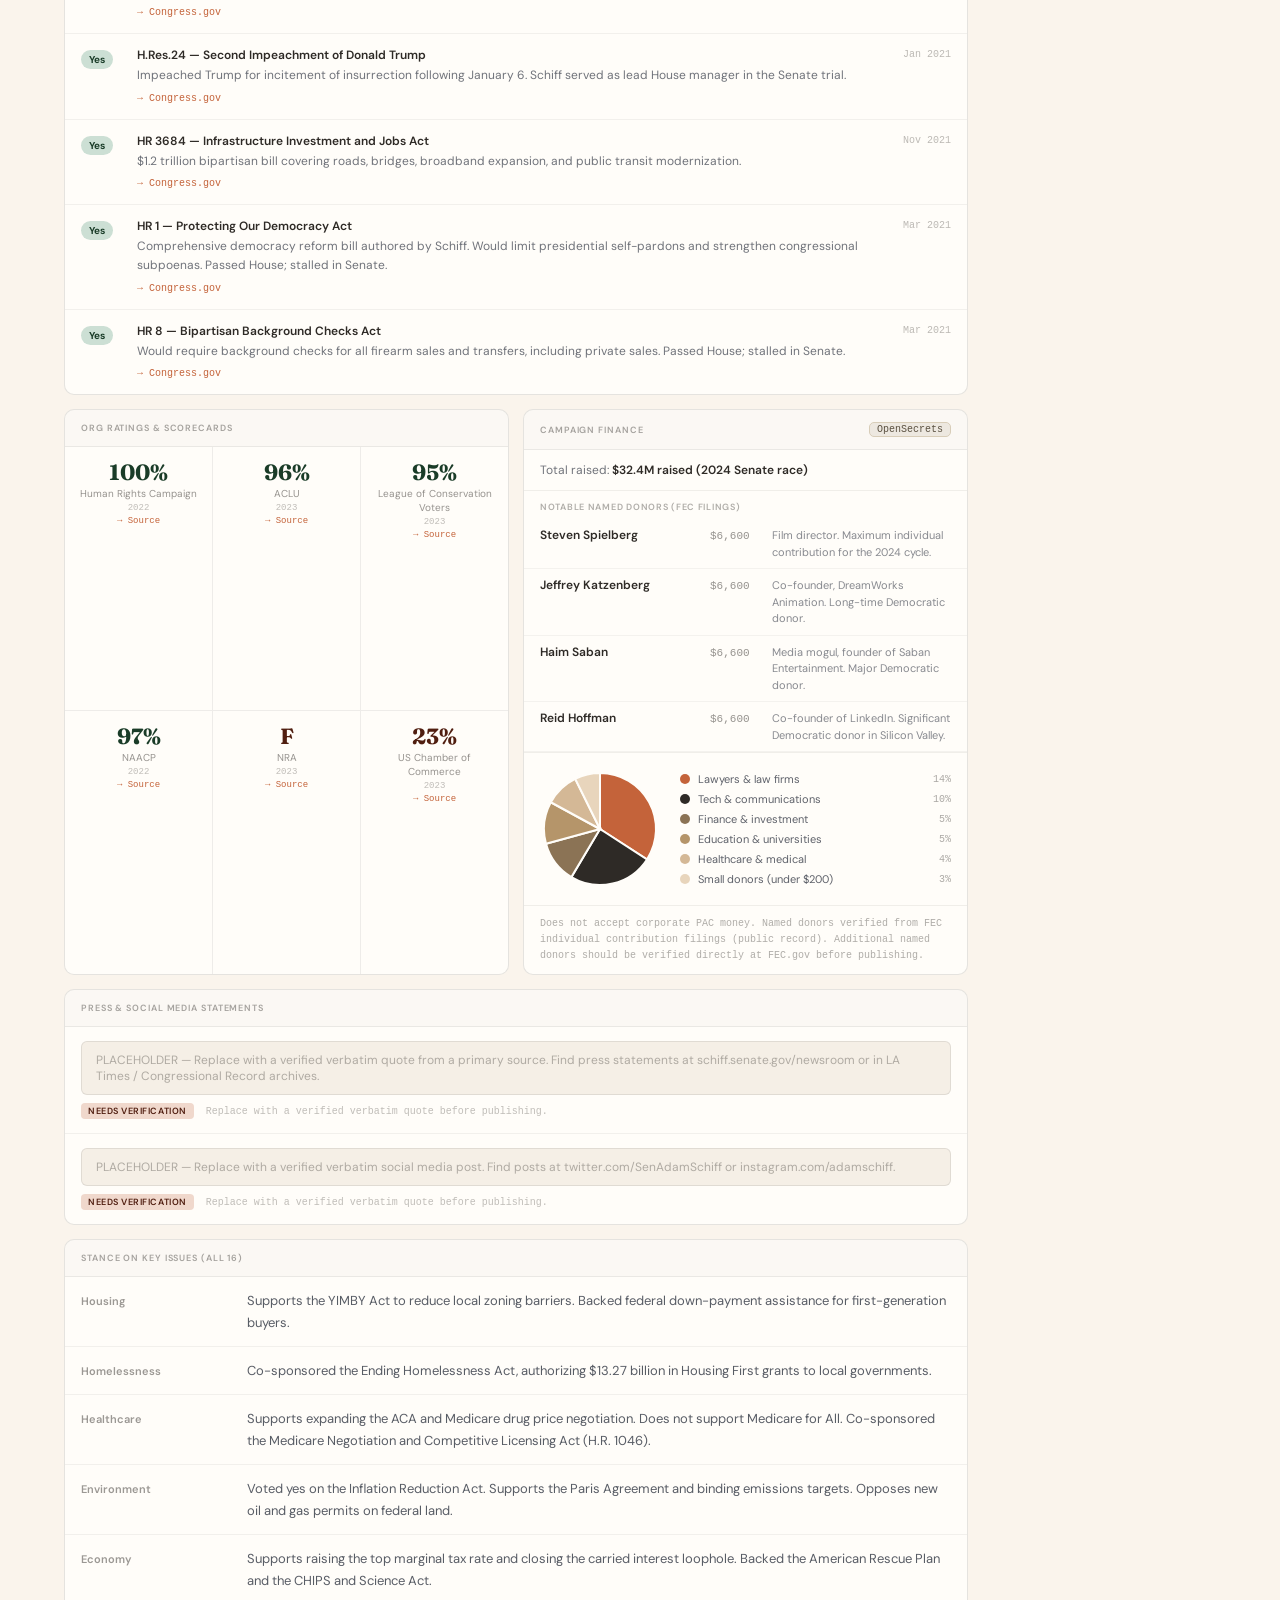
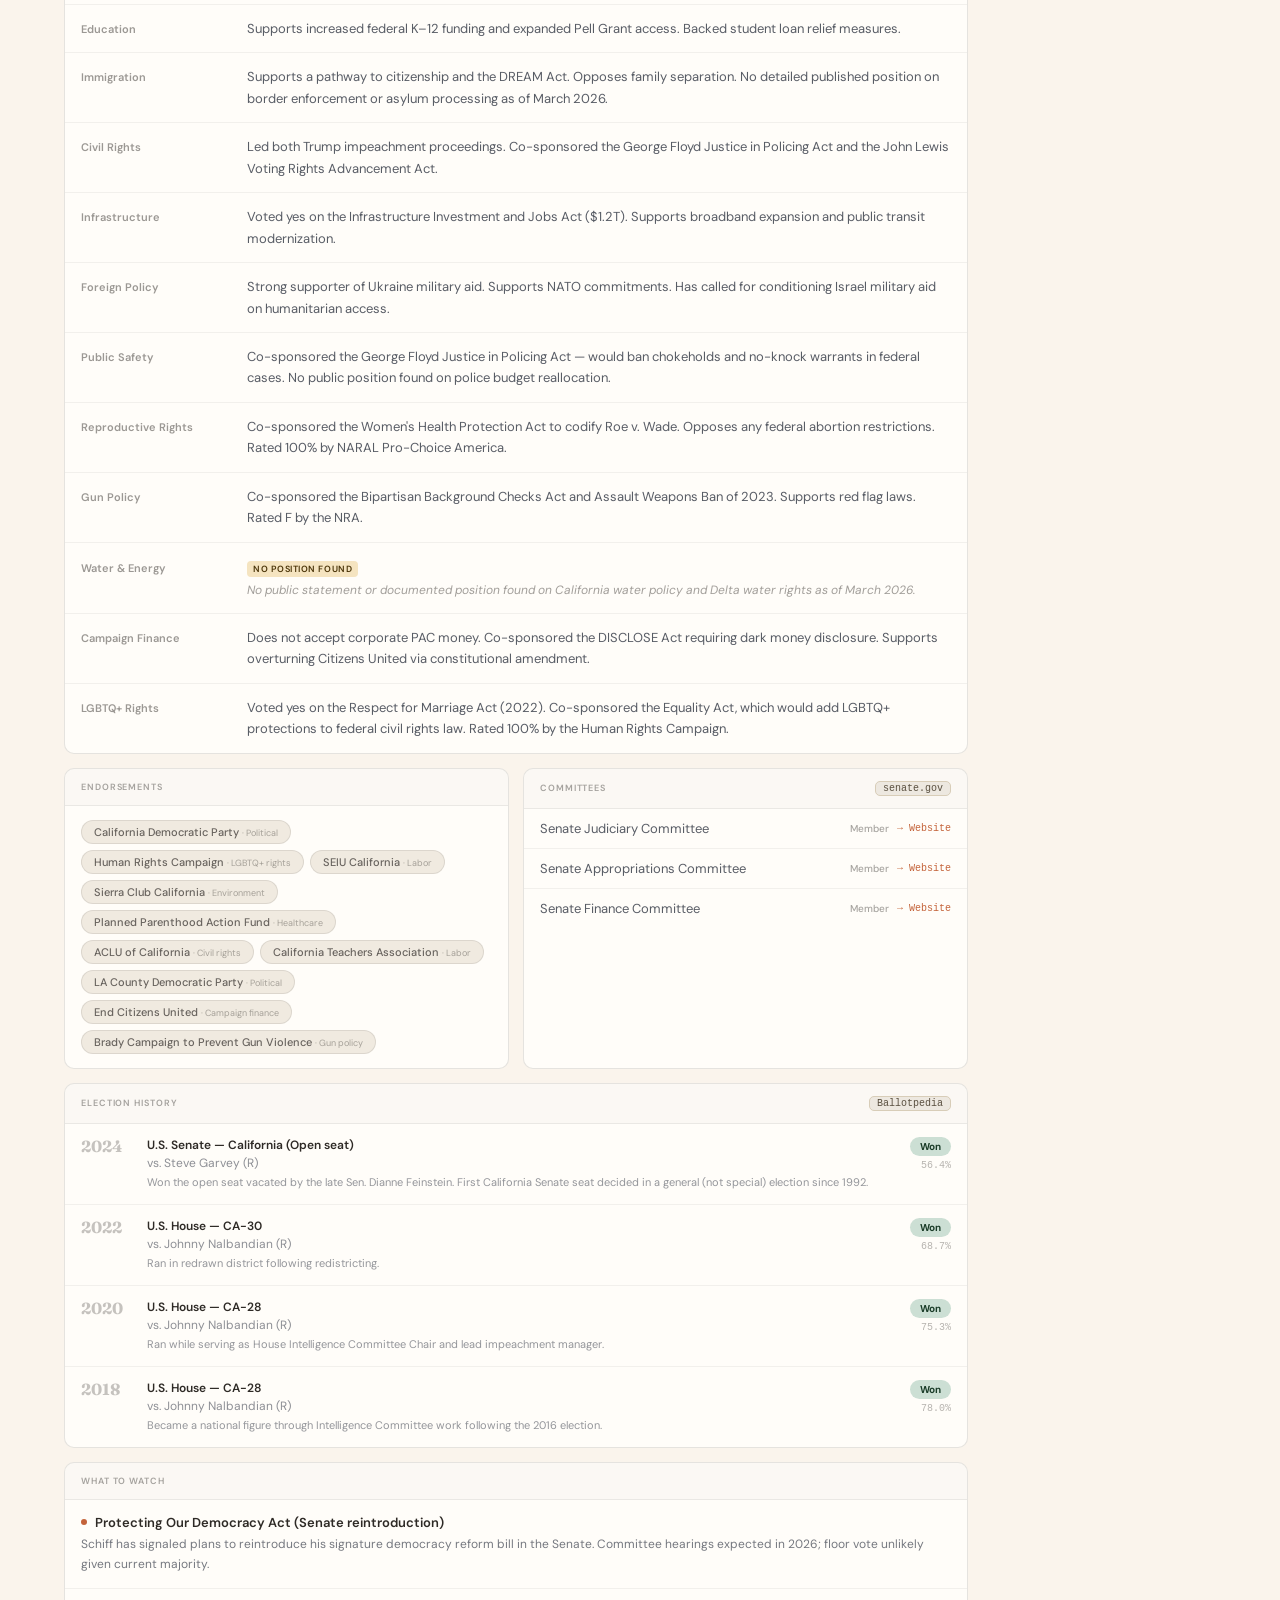
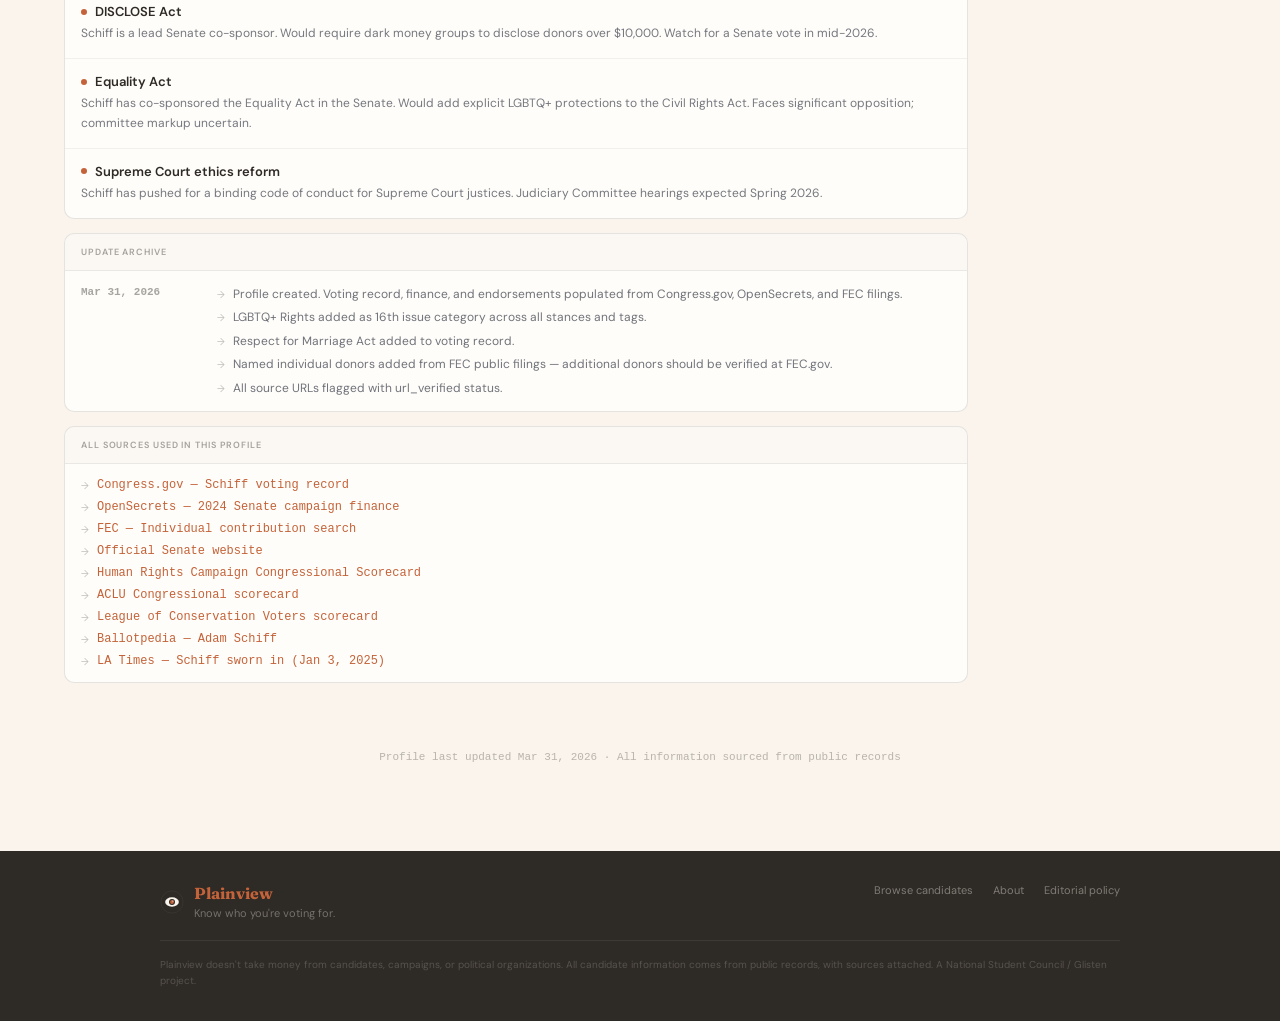
<file: adam-schiff.html>
<!DOCTYPE html>
<html lang="en">
<head>
<meta charset="UTF-8">
<meta name="viewport" content="width=device-width, initial-scale=1.0">
<title>Adam Schiff — Plainview</title>
<meta name="description" content="Full candidate profile for Adam Schiff, U.S. Senator, California. Voting record, campaign finance, issue stances, endorsements, and more.">
<link rel="preconnect" href="https://fonts.googleapis.com">
<link href="https://fonts.googleapis.com/css2?family=Fraunces:opsz,wght@9..144,700&family=DM+Sans:wght@400;500;600&display=swap" rel="stylesheet">
<link rel="stylesheet" href="shared.css">
<style>
.ph{background:var(--char);padding:32px 24px 36px;border-bottom:1px solid rgba(255,255,255,0.06)}
.phi{max-width:1200px;margin:0 auto}
.back{display:inline-flex;align-items:center;gap:6px;font-size:11px;font-weight:500;color:rgba(250,244,236,0.38);text-decoration:none;margin-bottom:18px;transition:color .15s}
.back:hover{color:rgba(250,244,236,0.75)}
.pname{font-family:var(--font-d);font-size:38px;color:#FAF4EC;font-weight:700;line-height:1.1;letter-spacing:-0.01em;margin-bottom:6px}
.ptitle{font-size:14px;color:rgba(250,244,236,0.48);margin-bottom:12px}
.pbadges{display:flex;gap:6px;flex-wrap:wrap}
.badge{font-size:10px;font-weight:600;padding:3px 10px;border-radius:99px}
.b-dem{background:#C8B4E0;color:#2A1248}.b-rep{background:#E0B8A8;color:#3C1008}.b-ind{background:#B4D4C0;color:#143820}.b-inc{background:#F0E0D0;color:#5A2A10}.b-chl{background:#E0E8E4;color:#1E3430}
.pmeta{display:flex;gap:28px;margin-top:20px;padding-top:18px;border-top:0.5px solid rgba(255,255,255,0.08);flex-wrap:wrap}
.ml{font-size:9px;font-weight:600;letter-spacing:0.1em;text-transform:uppercase;color:rgba(250,244,236,0.28);margin-bottom:3px}
.mv{font-size:12px;color:rgba(250,244,236,0.68);font-weight:500}
.mv a{color:var(--terra);text-decoration:none}
.mv a:hover{text-decoration:underline}

/* body grid */
.pb{max-width:1200px;margin:0 auto;padding:28px 24px 48px;display:grid;grid-template-columns:1fr 224px;gap:24px;align-items:start}
.sc{display:flex;flex-direction:column;gap:12px;align-self:start;position:sticky;top:68px}

/* jump nav — sticky */
.jnav{background:#FFFDF9;border:0.5px solid rgba(46,42,38,0.12);border-radius:10px;overflow:hidden;max-height:calc(100vh - 180px);overflow-y:auto}
.jnav-h{padding:10px 14px;font-size:9px;font-weight:600;letter-spacing:0.1em;text-transform:uppercase;color:rgba(46,42,38,0.38);border-bottom:0.5px solid rgba(46,42,38,0.08);background:rgba(46,42,38,0.02)}
.jnav a{display:flex;align-items:center;gap:8px;padding:8px 14px;font-size:11px;font-weight:500;color:rgba(17,24,39,0.55);text-decoration:none;border-bottom:0.5px solid rgba(46,42,38,0.05);transition:all .15s}
.jnav a:last-child{border-bottom:none}
.jnav a:hover{background:rgba(196,99,58,0.04);color:var(--char)}
.jnav a.active{color:var(--terra);background:rgba(196,99,58,0.06)}
.jdot{width:5px;height:5px;border-radius:50%;background:currentColor;flex-shrink:0;opacity:0.3}
.jnav a.active .jdot{opacity:1}

/* section blocks */
.mc{min-width:0;display:flex;flex-direction:column;gap:14px}
.sb{background:#FFFDF9;border:0.5px solid rgba(46,42,38,0.12);border-radius:10px;overflow:hidden;scroll-margin-top:80px;display:flex;flex-direction:column}.sb>.sbh{flex-shrink:0}
.sbh{padding:12px 16px;border-bottom:0.5px solid rgba(46,42,38,0.08);display:flex;align-items:center;justify-content:space-between;gap:12px;background:rgba(46,42,38,0.02)}
.sbt{font-size:9px;font-weight:600;letter-spacing:0.1em;text-transform:uppercase;color:rgba(46,42,38,0.42)}
.sbsrc{font-size:10px;font-family:var(--font-m);background:#EDE8E0;color:#5A5040;border:0.5px solid #D8CDB8;border-radius:5px;padding:1px 7px;text-decoration:none;white-space:nowrap}
.sbsrc:hover{background:#E0D8CE}

/* OPTION B: paired sections */
.paired{display:grid;grid-template-columns:1fr 1fr;gap:14px;align-items:stretch}

/* office info */
.og{display:grid;grid-template-columns:repeat(4,1fr);gap:1px;background:rgba(46,42,38,0.08)}
.os{background:#FFFDF9;padding:14px 16px}
.osl{font-size:9px;font-weight:600;letter-spacing:0.1em;text-transform:uppercase;color:rgba(46,42,38,0.38);margin-bottom:4px}
.osv{font-size:13px;font-weight:600;color:var(--char)}
.oss{font-size:11px;color:rgba(17,24,39,0.48);margin-top:2px}
.odr{padding:13px 16px;font-size:12px;color:rgba(17,24,39,0.6);line-height:1.7;border-top:0.5px solid rgba(46,42,38,0.07)}
.olr{padding:10px 16px;display:flex;gap:8px;border-top:0.5px solid rgba(46,42,38,0.07);flex-wrap:wrap}
.ol{font-size:11px;font-weight:500;color:var(--terra);background:rgba(196,99,58,0.07);border:0.5px solid rgba(196,99,58,0.2);border-radius:6px;padding:5px 12px;text-decoration:none;transition:background .15s}
.ol:hover{background:rgba(196,99,58,0.14)}

/* platform */
.pi{display:grid;grid-template-columns:160px 1fr;gap:16px;padding:13px 16px;border-bottom:0.5px solid rgba(46,42,38,0.06);align-items:baseline}
.pi:last-child{border-bottom:none}
.pk{font-size:11px;font-weight:600;color:rgba(46,42,38,0.48)}
.pv{font-size:13px;color:rgba(17,24,39,0.7);line-height:1.65}
.tr{padding:10px 16px;display:flex;gap:5px;flex-wrap:wrap;border-top:0.5px solid rgba(46,42,38,0.06)}
.tg{font-size:10px;font-weight:500;padding:2px 9px;border-radius:99px}

/* voting */
.vr{display:grid;grid-template-columns:44px 1fr 54px;gap:12px;padding:13px 16px;border-bottom:0.5px solid rgba(46,42,38,0.06);align-items:start}
.vr:last-child{border-bottom:none}
.vp{font-size:10px;font-weight:700;padding:3px 8px;border-radius:99px;text-align:center;margin-top:1px}
.vy{background:#CCDFD4;color:#1A3C28}.vn{background:#F0D8CC;color:#501E10}
.vb{font-size:12px;font-weight:600;color:var(--char);margin-bottom:3px}
.vd{font-size:12px;color:rgba(17,24,39,0.6);line-height:1.55}
.vs{font-size:10px;color:var(--terra);font-family:var(--font-m);text-decoration:none;display:inline-block;margin-top:4px}
.vs:hover{text-decoration:underline}
.vdt{font-size:10px;color:rgba(46,42,38,0.32);font-family:var(--font-m);text-align:right;padding-top:2px}

/* ratings */
.rg{display:grid;grid-template-columns:repeat(3,1fr);gap:1px;background:rgba(46,42,38,0.08);flex:1}
.rc{background:#FFFDF9;padding:14px 12px;text-align:center}
.rs{font-family:var(--font-d);font-size:22px;font-weight:700;line-height:1;margin-bottom:4px}
.sg{color:#1A3C28}.sm{color:#4A3408}.sl{color:#501E10}
.ro{font-size:10px;color:rgba(46,42,38,0.5);line-height:1.4;margin-bottom:2px}
.ry{font-size:9px;color:rgba(46,42,38,0.3);font-family:var(--font-m)}
.rl{font-size:9px;color:var(--terra);text-decoration:none;font-family:var(--font-m);display:block;margin-top:3px}

/* finance */
.ft{padding:12px 16px;font-size:12px;color:rgba(17,24,39,0.6);border-bottom:0.5px solid rgba(46,42,38,0.07)}
.ft strong{color:var(--char);font-weight:600}
.fn-donors-title{padding:10px 16px 6px;font-size:9px;font-weight:600;letter-spacing:0.08em;text-transform:uppercase;color:rgba(46,42,38,0.38)}
.fd-item{padding:8px 16px;border-bottom:0.5px solid rgba(46,42,38,0.05);display:flex;align-items:baseline;gap:10px}
.fd-item:last-of-type{border-bottom:none}
.fd-name{font-size:12px;font-weight:600;color:var(--char);min-width:160px}
.fd-amt{font-size:11px;color:rgba(46,42,38,0.5);font-family:var(--font-m);min-width:52px}
.fd-detail{font-size:11px;color:rgba(17,24,39,0.5);line-height:1.5}
.pie-wrap{padding:16px;display:flex;align-items:center;gap:20px;border-top:0.5px solid rgba(46,42,38,0.07)}
.pie-legend{display:flex;flex-direction:column;gap:6px;flex:1}
.pie-legend-item{display:flex;align-items:center;gap:8px;font-size:11px;color:rgba(17,24,39,0.68)}
.pie-dot{width:10px;height:10px;border-radius:50%;flex-shrink:0}
.pie-legend-pct{font-size:10px;color:rgba(46,42,38,0.4);font-family:var(--font-m);margin-left:auto}
.fn{padding:10px 16px;font-size:10px;color:rgba(46,42,38,0.38);font-family:var(--font-m);line-height:1.6;border-top:0.5px solid rgba(46,42,38,0.07)}

/* statements */
.si{padding:14px 16px;border-bottom:0.5px solid rgba(46,42,38,0.06)}
.si:last-child{border-bottom:none}
.sq{font-size:13px;color:rgba(17,24,39,0.75);line-height:1.72;font-style:italic;margin-bottom:8px}
.sm2{display:flex;align-items:center;gap:8px;flex-wrap:wrap}
.ss{font-size:10px;font-family:var(--font-m);color:rgba(46,42,38,0.42)}
.sd{font-size:10px;font-family:var(--font-m);color:rgba(46,42,38,0.3)}
.sl2{font-size:10px;color:var(--terra);text-decoration:none;font-family:var(--font-m)}
.sl2:hover{text-decoration:underline}
.socbadge{font-size:9px;font-weight:600;letter-spacing:0.07em;text-transform:uppercase;color:rgba(46,42,38,0.35);background:rgba(46,42,38,0.05);border-radius:4px;padding:2px 6px}.needs-verify{font-size:9px;font-weight:600;letter-spacing:0.06em;text-transform:uppercase;color:#501E10;background:#F0D8CC;border-radius:4px;padding:2px 7px}.placeholder-quote{color:rgba(46,42,38,0.35);font-style:normal;font-size:12px;background:#F5EFE6;border-radius:6px;padding:10px 14px;border:0.5px solid rgba(46,42,38,0.1)}

/* stances */
.sti{padding:13px 16px;border-bottom:0.5px solid rgba(46,42,38,0.06);display:grid;grid-template-columns:150px 1fr;gap:16px;align-items:baseline}
.sti:last-child{border-bottom:none}
.stk{font-size:11px;font-weight:600;color:rgba(46,42,38,0.48);padding-top:1px}
.stv{font-size:13px;color:rgba(17,24,39,0.7);line-height:1.65}
.npb{display:inline-block;font-size:9px;font-weight:600;letter-spacing:0.06em;text-transform:uppercase;color:#4A3408;background:#F5E4C0;border-radius:4px;padding:2px 6px;margin-bottom:4px}
.npt{font-size:12px;color:rgba(46,42,38,0.45);font-style:italic;line-height:1.6}

/* endorsements */
.ew{padding:14px 16px;display:flex;flex-wrap:wrap;gap:6px;align-content:flex-start;flex:1}
.ep{font-size:11px;font-weight:500;padding:4px 12px;border-radius:99px;background:#F0EAE0;color:rgba(46,42,38,0.7);border:0.5px solid rgba(46,42,38,0.1)}
.et{font-size:9px;color:rgba(46,42,38,0.38);font-weight:400}

/* committees */
.cr{display:flex;justify-content:space-between;align-items:center;padding:11px 16px;border-bottom:0.5px solid rgba(46,42,38,0.06);gap:12px}
.cr:last-child{border-bottom:none}
.cn{font-size:13px;color:rgba(17,24,39,0.7)}
.cm{display:flex;align-items:center;gap:8px}
.cro{font-size:10px;color:rgba(46,42,38,0.42);font-weight:500}
.cl{font-size:10px;color:var(--terra);text-decoration:none;font-family:var(--font-m)}
.cl:hover{text-decoration:underline}

/* elections */
.er{display:grid;grid-template-columns:52px 1fr auto;gap:14px;padding:13px 16px;border-bottom:0.5px solid rgba(46,42,38,0.06);align-items:start}
.er:last-child{border-bottom:none}
.ey{font-family:var(--font-d);font-size:16px;font-weight:700;color:rgba(46,42,38,0.28);line-height:1.2}
.en{font-size:12px;font-weight:600;color:var(--char);margin-bottom:2px}
.ev{font-size:12px;color:rgba(17,24,39,0.48);margin-bottom:3px}
.eno{font-size:11px;color:rgba(17,24,39,0.45);line-height:1.55}
.rp{font-size:10px;font-weight:700;padding:3px 10px;border-radius:99px;white-space:nowrap}
.rw{background:#CCDFD4;color:#1A3C28}.rl2{background:#F0D8CC;color:#501E10}
.ep2{font-size:10px;color:rgba(46,42,38,0.35);font-family:var(--font-m);text-align:right;margin-top:4px}

/* watch */
.wi{padding:14px 16px;border-bottom:0.5px solid rgba(46,42,38,0.06)}
.wi:last-child{border-bottom:none}
.wt{font-size:13px;font-weight:600;color:var(--char);margin-bottom:4px;display:flex;align-items:center;gap:8px}
.wd2{width:6px;height:6px;border-radius:50%;background:var(--terra);flex-shrink:0}
.wdesc{font-size:12px;color:rgba(17,24,39,0.58);line-height:1.65}

/* archive */
.ae{padding:14px 16px;border-bottom:0.5px solid rgba(46,42,38,0.06);display:grid;grid-template-columns:120px 1fr;gap:16px}
.ae:last-child{border-bottom:none}
.ad{font-size:11px;font-weight:600;color:rgba(46,42,38,0.42);font-family:var(--font-m);padding-top:1px}
.ais{display:flex;flex-direction:column;gap:5px}
.ai{font-size:12px;color:rgba(17,24,39,0.6);line-height:1.55;display:flex;gap:8px;align-items:baseline}
.ai::before{content:'→';font-size:10px;color:rgba(46,42,38,0.28);flex-shrink:0}

/* sources */
.srcl{padding:14px 16px;display:flex;flex-direction:column;gap:8px}
.srci{display:flex;align-items:center;gap:8px}
.srca{font-size:10px;color:rgba(46,42,38,0.28)}
.srcl2{font-size:12px;color:var(--terra);text-decoration:none;font-family:var(--font-m)}
.srcl2:hover{text-decoration:underline}

.unote{text-align:center;padding:20px 0 40px;font-size:11px;color:rgba(46,42,38,0.32);font-family:var(--font-m)}

@media(max-width:900px){
  .pb{grid-template-columns:1fr}
  .sc{display:none}
  .og{grid-template-columns:1fr 1fr}
  .paired{grid-template-columns:1fr}
  .vr{grid-template-columns:44px 1fr}
  .vdt{display:none}
  .sti{grid-template-columns:1fr;gap:4px}
  .er{grid-template-columns:44px 1fr}
  .ep2{display:none}
  .pi{grid-template-columns:1fr;gap:4px}
  .ae{grid-template-columns:1fr;gap:4px}
  .pie-wrap{flex-direction:column}
}
@media(max-width:540px){
  .pname{font-size:26px}
  .rg{grid-template-columns:repeat(2,1fr)}
  .og{grid-template-columns:1fr 1fr}
}
</style>
</head>
<body>

<nav class="nav">
  <div class="nav-left">
    <a class="nav-logo-link" href="index.html">
      <svg class="eye-mark" viewBox="0 0 28 28" fill="none">
        <circle cx="14" cy="14" r="13" fill="#2E2A26"/>
        <ellipse cx="14" cy="14" rx="8" ry="5.5" fill="#FAF4EC"/>
        <circle cx="14" cy="14" r="3.5" fill="#2E2A26"/>
        <circle cx="14" cy="14" r="2.2" fill="#C4633A"/>
        <circle cx="15.1" cy="12.9" r="0.7" fill="#FAF4EC"/>
      </svg>
      <span class="wordmark">Plainview</span>
    </a>
  </div>
  <div class="nav-links">
    <a href="index.html">Browse candidates</a>
    <a href="about.html">About</a>
    <a href="editorial-policy.html">Editorial policy</a>
  </div>
  <button class="nav-toggle" onclick="document.getElementById('nd').classList.toggle('open')" aria-label="Menu">
    <span></span><span></span><span></span>
  </button>
</nav>
<div class="nav-drawer" id="nd">
  <a href="index.html">Browse candidates</a>
  <a href="about.html">About</a>
  <a href="editorial-policy.html">Editorial policy</a>
</div>

<div class="ph">
  <div class="phi">
    <a class="back" href="index.html">← Back to all candidates</a>
    <div class="pname" id="pName"></div>
    <div class="ptitle" id="pTitle"></div>
    <div class="pbadges" id="pBadges"></div>
    <div class="pmeta" id="pMeta"></div>
  </div>
</div>

<div class="pb">
  <div class="mc" id="mainCol"></div>
  <div class="sc">
    <div class="jnav" id="jnav"><div class="jnav-h">Jump to section</div></div>
  </div>
</div>

<div class="unote" id="unote"></div>

<footer class="site-footer">
  <div class="footer-inner">
    <div class="footer-brand">
      <svg width="24" height="24" viewBox="0 0 28 28" fill="none">
        <circle cx="14" cy="14" r="13" fill="#2E2A26" stroke="rgba(250,244,236,0.12)" stroke-width="0.5"/>
        <ellipse cx="14" cy="14" rx="8" ry="5.5" fill="#FAF4EC"/>
        <circle cx="14" cy="14" r="3.5" fill="#2E2A26"/>
        <circle cx="14" cy="14" r="2.2" fill="#C4633A"/>
        <circle cx="15.1" cy="12.9" r="0.7" fill="#FAF4EC"/>
      </svg>
      <div>
        <div class="footer-wordmark">Plainview</div>
        <div class="footer-tagline">Know who you're voting for.</div>
      </div>
    </div>
    <div class="footer-links">
      <a href="index.html">Browse candidates</a>
      <a href="about.html">About</a>
      <a href="editorial-policy.html">Editorial policy</a>
    </div>
  </div>
  <div class="footer-note">
    Plainview doesn't take money from candidates, campaigns, or political organizations. All candidate information comes from public records, with sources attached. A National Student Council / Glisten project.
  </div>
</footer>

<script src="candidates.js"></script>
<script>
const C=CANDIDATES.find(c=>c.slug==='adam-schiff');
const P=C.profile;

function tg(t){const cfg=TAGS[t]||{bg:'#E8E4DC',c:'#3A3428'};return '<span class="tg" style="background:'+cfg.bg+';color:'+cfg.c+'">'+t+'</span>';}
function pb(p){const m={dem:'b-dem Democrat',rep:'b-rep Republican',ind:'b-ind Independent'};const[cls,label]=(m[p]||'b-open Other').split(' ');return '<span class="badge '+cls+'">'+label+'</span>';}
function sb(s){const m={incumbent:'b-inc Incumbent',challenger:'b-chl Challenger'};const cls=(m[s]||'b-open').split(' ')[0];return '<span class="badge '+cls+'">'+s.charAt(0).toUpperCase()+s.slice(1)+'</span>';}
function rc(score){if(score==='F')return 'sl';const n=parseInt(score);if(isNaN(n))return '';return n>=70?'sg':n>=40?'sm':'sl';}
function block(id,title,srcLabel,srcUrl,inner){const src=srcLabel?'<a class="sbsrc" href="'+srcUrl+'" target="_blank" rel="noopener">'+srcLabel+'</a>':'';return '<div class="sb" id="'+id+'"><div class="sbh"><div class="sbt">'+title+'</div>'+src+'</div>'+inner+'</div>';}

document.getElementById('pName').textContent=C.name;
document.getElementById('pTitle').textContent=P.office_detail.title+' · '+P.office_detail.district;
document.getElementById('pBadges').innerHTML=pb(C.party)+sb(C.status);
document.getElementById('pMeta').innerHTML='<div><div class="ml">Term</div><div class="mv">'+P.office_detail.term+'</div></div><div><div class="ml">Next election</div><div class="mv">'+P.office_detail.next_election+'</div></div><div><div class="ml">Official site</div><div class="mv"><a href="'+P.office_detail.official_site+'" target="_blank" rel="noopener">schiff.senate.gov ↗</a></div></div><div><div class="ml">Last updated</div><div class="mv">'+C.updated+'</div></div>';

const SECTIONS=[
  {id:'office-info',label:'Office & district'},
  {id:'platform',label:'Platform'},
  {id:'voting',label:'Voting record'},
  {id:'ratings',label:'Org ratings'},
  {id:'finance',label:'Campaign finance'},
  {id:'statements',label:'Statements'},
  {id:'stances',label:'Issue stances'},
  {id:'endorsements',label:'Endorsements'},
  {id:'committees',label:'Committees'},
  {id:'elections',label:'Election history'},
  {id:'watch',label:'What to watch'},
  {id:'archive',label:'Update archive'},
  {id:'sources',label:'All sources'},
];
const jn=document.getElementById('jnav');
SECTIONS.forEach(s=>{const a=document.createElement('a');a.href='#'+s.id;a.innerHTML='<span class="jdot"></span>'+s.label;jn.appendChild(a);});

// ── office info ──
const officeHtml='<div class="og"><div class="os"><div class="osl">Office</div><div class="osv">'+P.office_detail.title+'</div></div><div class="os"><div class="osl">District</div><div class="osv">'+P.office_detail.district+'</div></div><div class="os"><div class="osl">Term</div><div class="osv">'+P.office_detail.term+'</div><div class="oss">6-year term</div></div><div class="os"><div class="osl">Next election</div><div class="osv">'+P.office_detail.next_election+'</div></div></div><div class="odr">'+P.office_detail.office_description+'</div><div class="olr"><a class="ol" href="'+P.office_detail.official_site+'" target="_blank" rel="noopener">Official Senate website ↗</a><a class="ol" href="'+P.office_detail.twitter+'" target="_blank" rel="noopener">Twitter/X ↗</a><a class="ol" href="'+P.office_detail.instagram+'" target="_blank" rel="noopener">Instagram ↗</a></div>';

// ── platform ──
const platHtml=P.platform_full.map(p=>'<div class="pi"><div class="pk">'+p.topic+'</div><div class="pv">'+p.text+'</div></div>').join('')+'<div class="tr">'+C.tags.map(tg).join('')+'</div>';

// ── voting ──
const voteHtml=P.voting_record.map(v=>'<div class="vr"><div><span class="vp '+(v.vote==='Yes'?'vy':'vn')+'">'+v.vote+'</span></div><div><div class="vb">'+v.bill+'</div><div class="vd">'+v.description+'</div><a class="vs" href="'+v.source_url+'" target="_blank" rel="noopener">→ '+v.source+'</a></div><div class="vdt">'+v.date+'</div></div>').join('');

// ── ratings ──
const ratHtml='<div class="rg">'+P.ratings.map(r=>'<div class="rc"><div class="rs '+rc(r.score)+'">'+r.score+'</div><div class="ro">'+r.org+'</div><div class="ry">'+r.year+'</div><a class="rl" href="'+r.url+'" target="_blank" rel="noopener">→ Source</a></div>').join('')+'</div>';

// ── finance pie chart ──
const pieColors=['#C4633A','#2E2A26','#8B7355','#B5956A','#D4B896','#E8D5BC'];
const total=P.finance_breakdown.reduce((s,f)=>s+f.pct,0);
let cumAngle=-Math.PI/2;
function polarToXY(cx,cy,r,angle){return [cx+r*Math.cos(angle),cy+r*Math.sin(angle)];}
function pieSlice(cx,cy,r,startA,endA,color){
  const[x1,y1]=polarToXY(cx,cy,r,startA);
  const[x2,y2]=polarToXY(cx,cy,r,endA);
  const large=endA-startA>Math.PI?1:0;
  return '<path d="M'+cx+','+cy+' L'+x1+','+y1+' A'+r+','+r+' 0 '+large+',1 '+x2+','+y2+' Z" fill="'+color+'" stroke="#FFFDF9" stroke-width="2"/>';
}
let pieSvg='<svg viewBox="0 0 120 120" width="120" height="120" style="flex-shrink:0">';
P.finance_breakdown.forEach((f,i)=>{
  const angle=(f.pct/total)*2*Math.PI;
  pieSvg+=pieSlice(60,60,56,cumAngle,cumAngle+angle,pieColors[i%pieColors.length]);
  cumAngle+=angle;
});
pieSvg+='</svg>';

const legendHtml=P.finance_breakdown.map((f,i)=>'<div class="pie-legend-item"><div class="pie-dot" style="background:'+pieColors[i%pieColors.length]+'"></div>'+f.src+'<span class="pie-legend-pct">'+f.pct+'%</span></div>').join('');

const notableDonors=P.finance_notable_donors.length?
  '<div class="fn-donors-title">Notable named donors (FEC filings)</div>'+
  P.finance_notable_donors.map(d=>'<div class="fd-item"><span class="fd-name">'+d.name+'</span><span class="fd-amt">'+d.amt+'</span><span class="fd-detail">'+d.detail+'</span></div>').join('')
  :'';

const finHtml='<div class="ft">Total raised: <strong>'+P.finance_total+'</strong></div>'+notableDonors+'<div class="pie-wrap">'+pieSvg+'<div class="pie-legend">'+legendHtml+'</div></div><div class="fn">'+P.finance_notes+'</div>';

// ── statements ──
const allS=[...P.statements.map(s=>({...s,social:false})),...P.social_statements.map(s=>({...s,social:true}))];
const statHtml=allS.map(s=>{
  if(s.needs_verification){
    return '<div class="si"><div class="placeholder-quote">'+s.quote+'</div><div class="sm2" style="margin-top:8px"><span class="needs-verify">Needs verification</span><span class="sd" style="margin-left:4px">Replace with a verified verbatim quote before publishing.</span></div></div>';
  }
  const sp=s.social?'<span class="socbadge">Social media</span><span class="ss">'+s.platform+'</span>':'<span class="ss">'+s.source+'</span>';
  const srcLink=s.url?'<a class="sl2" href="'+s.url+'" target="_blank" rel="noopener">→ Source</a>':'<span class="sd">Source URL needed</span>';
  return '<div class="si"><div class="sq">"'+s.quote+'"</div><div class="sm2">'+sp+'<span class="sd">· '+s.date+'</span>'+srcLink+tg(s.topic)+'</div></div>';
}).join('');

// ── stances (all 16) ──
const stanceHtml=P.stances.map(s=>{let v;if(s.sourced){v='<div class="stv">'+s.text+'</div>';}else{v='<div><div class="npb">No position found</div><div class="npt">'+s.text+'</div></div>';}return '<div class="sti"><div class="stk">'+s.issue+'</div>'+v+'</div>';}).join('');

// ── endorsements ──
const endHtml='<div class="ew">'+P.endorsements.map(e=>'<div class="ep">'+e.org+' <span class="et">· '+e.type+'</span></div>').join('')+'</div>';

// ── committees ──
const commHtml=P.committees.map(c=>'<div class="cr"><div class="cn">'+c.name+'</div><div class="cm"><span class="cro">'+c.role+'</span><a class="cl" href="'+c.url+'" target="_blank" rel="noopener">→ Website</a></div></div>').join('');

// ── elections ──
const elecHtml=P.elections.map(e=>'<div class="er"><div class="ey">'+e.year+'</div><div><div class="en">'+e.race+'</div><div class="ev">vs. '+e.opponent+'</div><div class="eno">'+e.notes+'</div></div><div><div class="rp '+(e.result==='Won'?'rw':'rl2')+'">'+e.result+'</div><div class="ep2">'+e.vote_pct+'</div></div></div>').join('');

// ── watch ──
const watchHtml=P.watch.map(w=>'<div class="wi"><div class="wt"><span class="wd2"></span>'+w.item+'</div><div class="wdesc">'+w.description+'</div></div>').join('');

// ── archive ──
const archHtml=P.archive.map(a=>'<div class="ae"><div class="ad">'+a.date+'</div><div class="ais">'+a.entries.map(e=>'<div class="ai">'+e+'</div>').join('')+'</div></div>').join('');

// ── sources ──
const srcHtml='<div class="srcl">'+P.all_sources.map(s=>'<div class="srci"><span class="srca">→</span><a class="srcl2" href="'+s.url+'" target="_blank" rel="noopener">'+s.name+'</a></div>').join('')+'</div>';

// ── inject ──
document.getElementById('mainCol').innerHTML=
  block('office-info','Office & district',null,null,officeHtml)+
  block('platform','Official platform & policy positions','Candidate website',P.office_detail.official_site,platHtml)+
  block('voting','Voting record','Congress.gov','https://www.congress.gov/member/adam-schiff/S001150',voteHtml)+
  // OPTION B: Ratings + Finance paired
  '<div class="paired">'+
    block('ratings','Org ratings & scorecards',null,null,ratHtml)+
    block('finance','Campaign finance','OpenSecrets',P.finance_source_url,finHtml)+
  '</div>'+
  block('statements','Press & social media statements',null,null,statHtml)+
  block('stances','Stance on key issues (all 16)',null,null,stanceHtml)+
  // OPTION B: Endorsements + Committees paired
  '<div class="paired">'+
    block('endorsements','Endorsements',null,null,endHtml)+
    block('committees','Committees','senate.gov','https://www.senate.gov/committees/',commHtml)+
  '</div>'+
  block('elections','Election history','Ballotpedia','https://ballotpedia.org/Adam_Schiff',elecHtml)+
  block('watch','What to watch',null,null,watchHtml)+
  block('archive','Update archive',null,null,archHtml)+
  block('sources','All sources used in this profile',null,null,srcHtml);

document.getElementById('unote').textContent='Profile last updated '+C.updated+' · All information sourced from public records';

// ── sticky scroll tracking ──
const sEls=SECTIONS.map(s=>document.getElementById(s.id)).filter(Boolean);
const jLinks=jn.querySelectorAll('a');
window.addEventListener('scroll',()=>{
  let cur='';
  sEls.forEach(el=>{if(el.getBoundingClientRect().top<=100)cur=el.id;});
  jLinks.forEach(a=>a.classList.toggle('active',a.getAttribute('href')==='#'+cur));
},{passive:true});
</script>
</body>
</html>
</file>
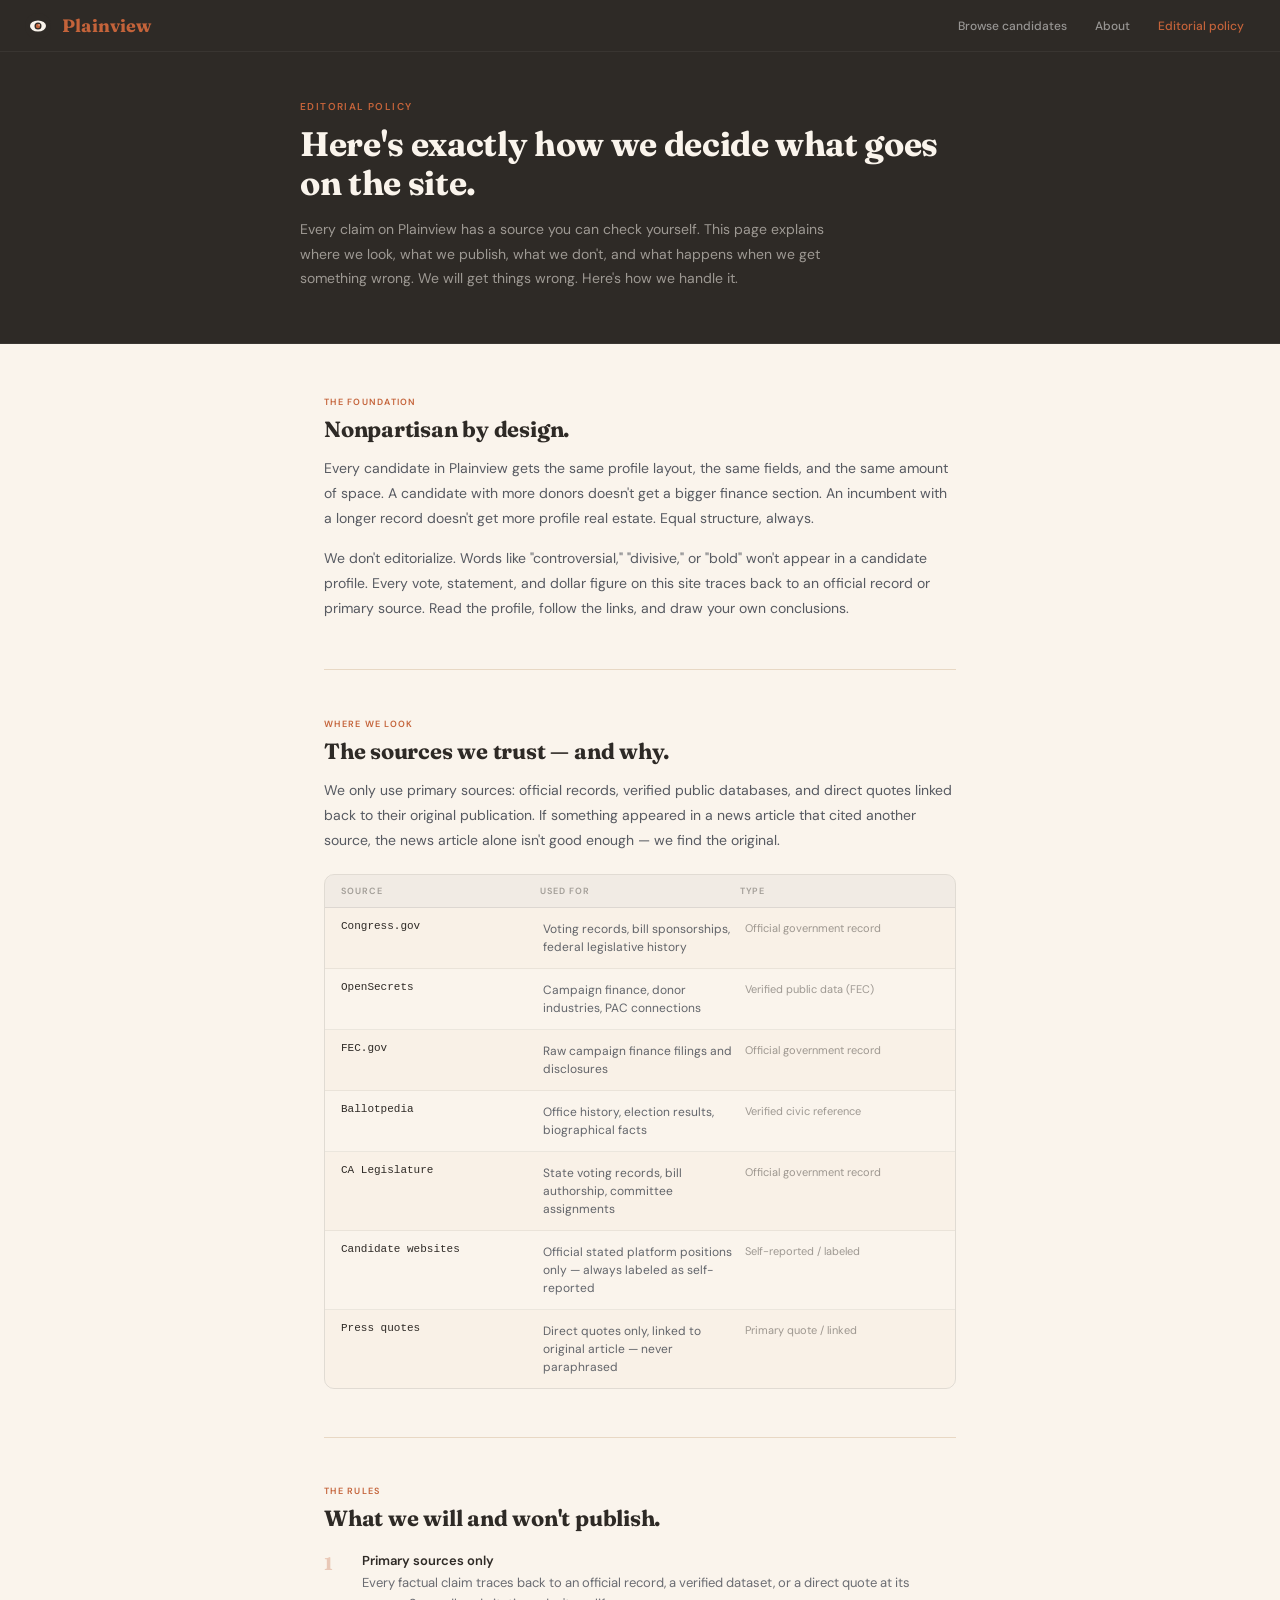
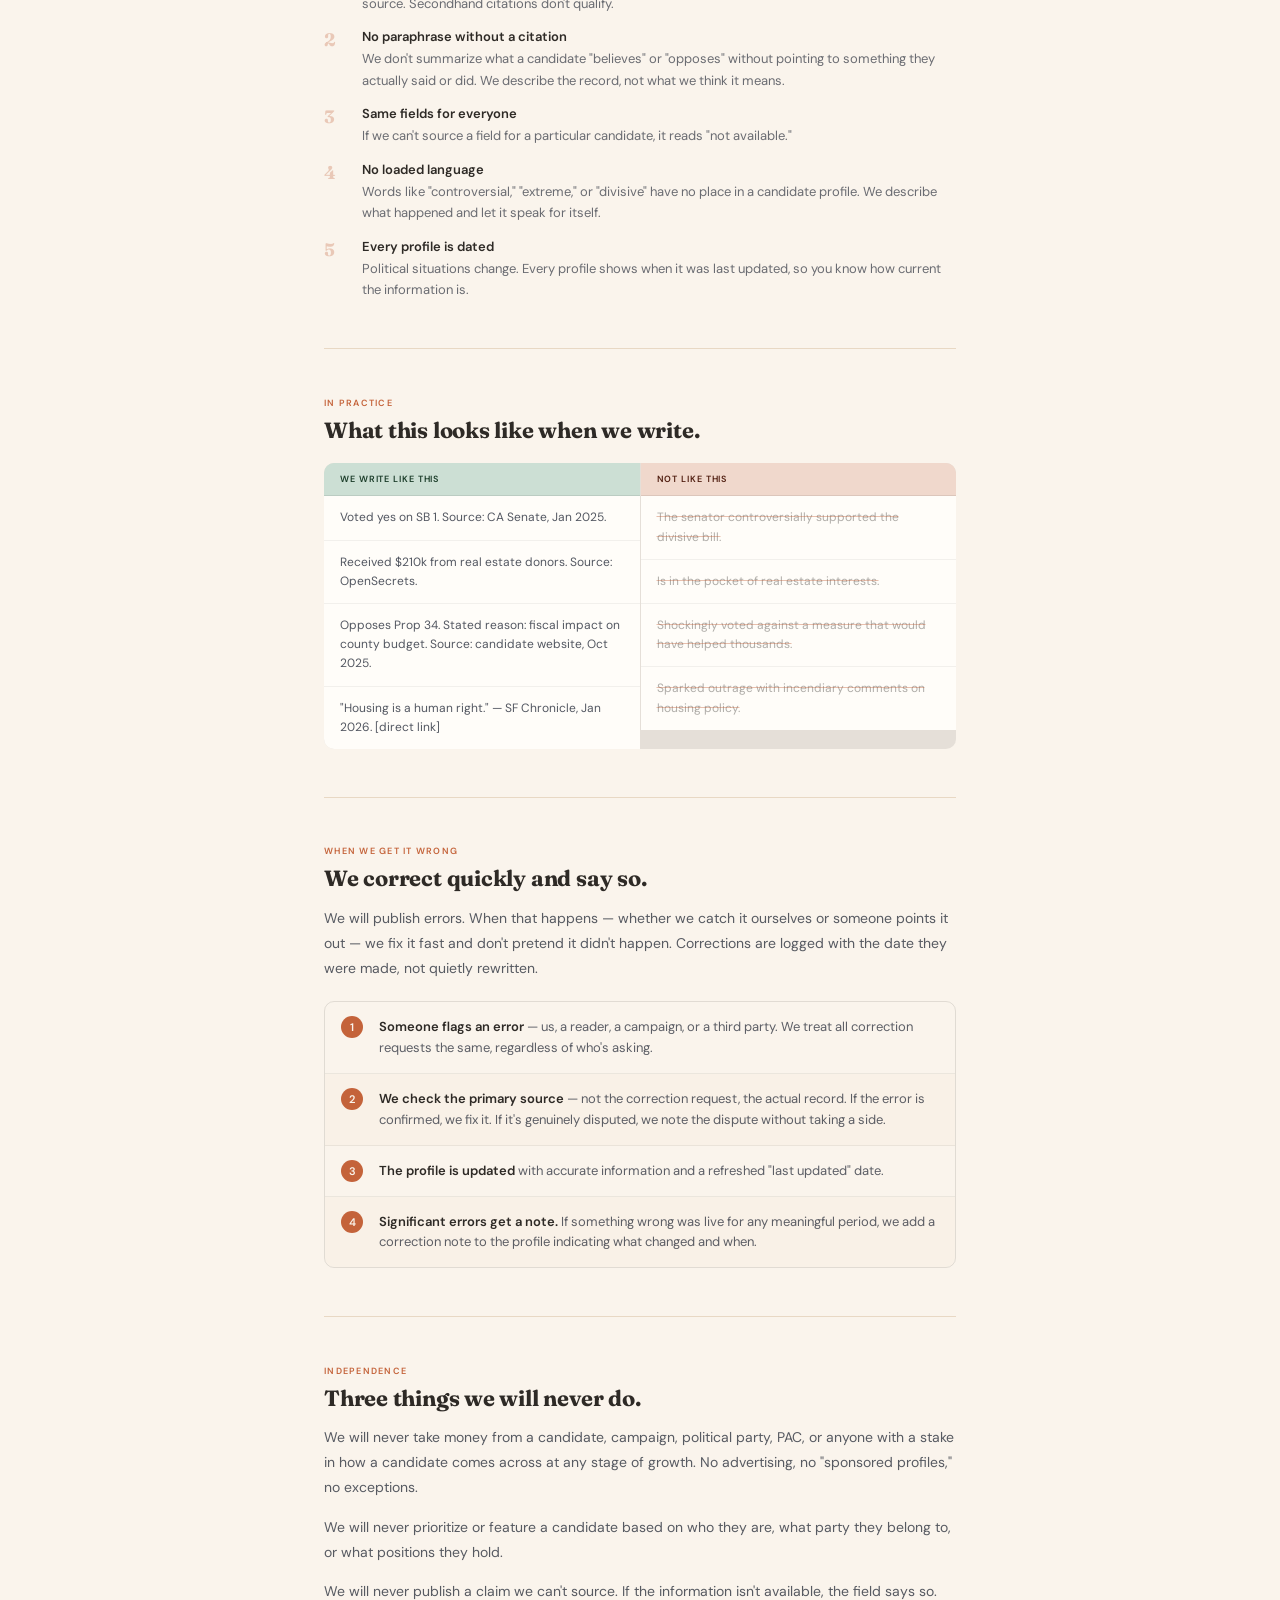
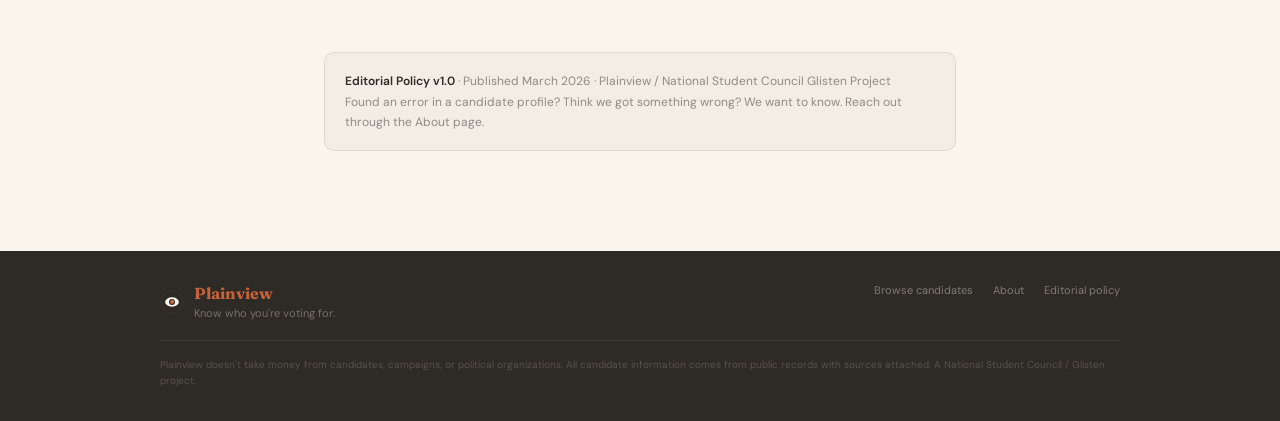
<file: editorial-policy.html>
<!DOCTYPE html>
<html lang="en">
<head>
<meta charset="UTF-8">
<meta name="viewport" content="width=device-width, initial-scale=1.0">
<title>Editorial Policy — Plainview</title>
<meta name="description" content="How Plainview sources, verifies, and presents candidate information. Our commitment to accuracy, neutrality, and transparency.">
<link rel="preconnect" href="https://fonts.googleapis.com">
<link href="https://fonts.googleapis.com/css2?family=Fraunces:opsz,wght@9..144,700&family=DM+Sans:wght@400;500;600&display=swap" rel="stylesheet">
<link rel="stylesheet" href="shared.css">
<style>

/* ── PAGE HERO ── */
.page-hero {
  background: var(--char);
  padding: 48px 24px 52px;
  border-bottom: 1px solid rgba(255,255,255,0.06);
}
.page-hero-inner { max-width: 680px; margin: 0 auto; }

.page-eyebrow {
  font-size: 10px;
  font-weight: 600;
  letter-spacing: 0.14em;
  text-transform: uppercase;
  color: var(--terra);
  margin-bottom: 12px;
}
.page-title {
  font-family: var(--font-d);
  font-size: 34px;
  color: #FAF4EC;
  font-weight: 700;
  line-height: 1.15;
  letter-spacing: -0.01em;
  margin-bottom: 14px;
}
.page-lead {
  font-size: 14px;
  color: rgba(250,244,236,0.55);
  line-height: 1.75;
  max-width: 560px;
}

/* ── CONTENT ── */
.content-wrap {
  max-width: 680px;
  margin: 0 auto;
  padding: 52px 24px;
}

.content-section { margin-bottom: 48px; }
.content-section:last-child { margin-bottom: 0; }

.section-eyebrow {
  font-size: 9px;
  font-weight: 600;
  letter-spacing: 0.14em;
  text-transform: uppercase;
  color: var(--terra);
  margin-bottom: 8px;
}
.section-h {
  font-family: var(--font-d);
  font-size: 22px;
  color: var(--char);
  font-weight: 700;
  line-height: 1.2;
  letter-spacing: -0.01em;
  margin-bottom: 14px;
}
.section-body {
  font-size: 14px;
  color: rgba(17,24,39,0.7);
  line-height: 1.8;
}
.section-body p { margin-bottom: 14px; }
.section-body p:last-child { margin-bottom: 0; }

.divider {
  height: 0.5px;
  background: var(--sand);
  margin: 48px 0;
}

/* ── SOURCE TABLE ── */
.source-table {
  margin-top: 20px;
  border: 0.5px solid rgba(46,42,38,0.12);
  border-radius: 10px;
  overflow: hidden;
}
.source-head {
  display: grid;
  grid-template-columns: 1fr 1fr 1fr;
  background: rgba(46,42,38,0.04);
  border-bottom: 0.5px solid rgba(46,42,38,0.1);
  padding: 10px 16px;
}
.source-head span {
  font-size: 9px;
  font-weight: 600;
  letter-spacing: 0.1em;
  text-transform: uppercase;
  color: rgba(46,42,38,0.4);
}
.source-row {
  display: grid;
  grid-template-columns: 1fr 1fr 1fr;
  padding: 12px 16px;
  border-bottom: 0.5px solid rgba(46,42,38,0.07);
  align-items: start;
  gap: 8px;
}
.source-row:last-child { border-bottom: none; }
.source-row:nth-child(even) { background: rgba(232,216,196,0.12); }
.source-name {
  font-family: var(--font-m);
  font-size: 11px;
  color: var(--char);
  font-weight: 400;
}
.source-use {
  font-size: 12px;
  color: rgba(17,24,39,0.65);
  line-height: 1.5;
}
.source-type {
  font-size: 11px;
  color: rgba(46,42,38,0.45);
  line-height: 1.5;
}

/* ── RULES LIST ── */
.rules-list {
  display: flex;
  flex-direction: column;
  gap: 14px;
  margin-top: 20px;
}
.rule-item {
  display: flex;
  gap: 14px;
  align-items: flex-start;
}
.rule-num {
  font-family: var(--font-d);
  font-size: 18px;
  color: rgba(196,99,58,0.3);
  font-weight: 700;
  flex-shrink: 0;
  line-height: 1.3;
  min-width: 24px;
}
.rule-body {}
.rule-title {
  font-size: 13px;
  font-weight: 600;
  color: var(--char);
  margin-bottom: 3px;
}
.rule-desc {
  font-size: 13px;
  color: rgba(17,24,39,0.62);
  line-height: 1.65;
}

/* ── EXAMPLES ── */
.example-pair {
  display: grid;
  grid-template-columns: 1fr 1fr;
  gap: 1px;
  background: rgba(46,42,38,0.1);
  border-radius: 10px;
  overflow: hidden;
  margin-top: 20px;
}
.example-col {}
.example-col-head {
  padding: 10px 16px;
  font-size: 9px;
  font-weight: 600;
  letter-spacing: 0.1em;
  text-transform: uppercase;
  border-bottom: 0.5px solid rgba(46,42,38,0.1);
}
.example-col-head.write { background: #CCDFD4; color: #1A3C28; }
.example-col-head.not   { background: #F0D8CC; color: #501E10; }
.example-body { background: #FFFDF9; }
.example-item {
  padding: 12px 16px;
  font-size: 12px;
  line-height: 1.6;
  border-bottom: 0.5px solid rgba(46,42,38,0.06);
}
.example-item:last-child { border-bottom: none; }
.example-item.not { color: rgba(46,42,38,0.38); text-decoration: line-through; text-decoration-color: rgba(196,99,58,0.4); }
.example-item.write { color: rgba(17,24,39,0.72); }

/* ── CORRECTION PROCESS ── */
.process-steps {
  display: flex;
  flex-direction: column;
  gap: 0;
  margin-top: 20px;
  border: 0.5px solid rgba(46,42,38,0.12);
  border-radius: 10px;
  overflow: hidden;
}
.process-step {
  display: flex;
  gap: 16px;
  padding: 14px 16px;
  border-bottom: 0.5px solid rgba(46,42,38,0.07);
  align-items: flex-start;
}
.process-step:last-child { border-bottom: none; }
.process-step:nth-child(even) { background: rgba(232,216,196,0.12); }
.step-num {
  width: 22px; height: 22px;
  border-radius: 50%;
  background: var(--terra);
  color: #FAF4EC;
  font-size: 11px;
  font-weight: 600;
  display: flex; align-items: center; justify-content: center;
  flex-shrink: 0;
}
.step-text {
  font-size: 13px;
  color: rgba(17,24,39,0.68);
  line-height: 1.6;
  padding-top: 1px;
}
.step-text strong { color: var(--char); font-weight: 600; }

/* ── VERSION INFO ── */
.version-block {
  background: rgba(46,42,38,0.03);
  border: 0.5px solid rgba(46,42,38,0.1);
  border-radius: 10px;
  padding: 18px 20px;
  font-size: 12px;
  color: rgba(46,42,38,0.5);
  line-height: 1.7;
  margin-top: 32px;
}
.version-block strong { color: var(--char); font-weight: 600; }

/* ── RESPONSIVE ── */
@media (max-width: 640px) {
  .page-title { font-size: 26px; }
  .source-head, .source-row { grid-template-columns: 1fr 1fr; }
  .source-type { display: none; }
  .example-pair { grid-template-columns: 1fr; }
  .example-col-head.not { border-top: 1px solid rgba(46,42,38,0.1); }
}
</style>
</head>
<body>

<!-- NAV -->
<nav class="nav">
  <div class="nav-left">
    <a class="nav-logo-link" href="index.html">
      <svg class="eye-mark" viewBox="0 0 28 28" fill="none">
        <circle cx="14" cy="14" r="13" fill="#2E2A26"/>
        <ellipse cx="14" cy="14" rx="8" ry="5.5" fill="#FAF4EC"/>
        <circle cx="14" cy="14" r="3.5" fill="#2E2A26"/>
        <circle cx="14" cy="14" r="2.2" fill="#C4633A"/>
        <circle cx="15.1" cy="12.9" r="0.7" fill="#FAF4EC"/>
      </svg>
      <span class="wordmark">Plainview</span>
    </a>
  </div>
  <div class="nav-links">
    <a href="index.html">Browse candidates</a>
    <a href="about.html">About</a>
    <a href="editorial-policy.html" class="active">Editorial policy</a>
  </div>
  <button class="nav-toggle" onclick="document.getElementById('navDrawer').classList.toggle('open')" aria-label="Menu">
    <span></span><span></span><span></span>
  </button>
</nav>
<div class="nav-drawer" id="navDrawer">
  <a href="index.html">Browse candidates</a>
  <a href="about.html">About</a>
  <a href="editorial-policy.html" class="active">Editorial policy</a>
</div>

<!-- PAGE HERO -->
<div class="page-hero">
  <div class="page-hero-inner">
    <div class="page-eyebrow">Editorial Policy</div>
    <h1 class="page-title">Here's exactly how we decide what goes on the site.</h1>
    <p class="page-lead">Every claim on Plainview has a source you can check yourself. This page explains where we look, what we publish, what we don't, and what happens when we get something wrong. We will get things wrong. Here's how we handle it.</p>
  </div>
</div>

<!-- CONTENT -->
<div class="content-wrap">

  <div class="content-section">
    <div class="section-eyebrow">The foundation</div>
    <h2 class="section-h">Nonpartisan by design.</h2>
    <div class="section-body">
      <p>Every candidate in Plainview gets the same profile layout, the same fields, and the same amount of space. A candidate with more donors doesn't get a bigger finance section. An incumbent with a longer record doesn't get more profile real estate. Equal structure, always.</p>
      <p>We don't editorialize. Words like "controversial," "divisive," or "bold" won't appear in a candidate profile. Every vote, statement, and dollar figure on this site traces back to an official record or primary source. Read the profile, follow the links, and draw your own conclusions.</p>
    </div>
  </div>

  <div class="divider"></div>

  <div class="content-section">
    <div class="section-eyebrow">Where we look</div>
    <h2 class="section-h">The sources we trust — and why.</h2>
    <div class="section-body">
      <p>We only use primary sources: official records, verified public databases, and direct quotes linked back to their original publication. If something appeared in a news article that cited another source, the news article alone isn't good enough — we find the original.</p>
    </div>
    <div class="source-table">
      <div class="source-head">
        <span>Source</span>
        <span>Used for</span>
        <span>Type</span>
      </div>
      <div class="source-row">
        <div class="source-name">Congress.gov</div>
        <div class="source-use">Voting records, bill sponsorships, federal legislative history</div>
        <div class="source-type">Official government record</div>
      </div>
      <div class="source-row">
        <div class="source-name">OpenSecrets</div>
        <div class="source-use">Campaign finance, donor industries, PAC connections</div>
        <div class="source-type">Verified public data (FEC)</div>
      </div>
      <div class="source-row">
        <div class="source-name">FEC.gov</div>
        <div class="source-use">Raw campaign finance filings and disclosures</div>
        <div class="source-type">Official government record</div>
      </div>
      <div class="source-row">
        <div class="source-name">Ballotpedia</div>
        <div class="source-use">Office history, election results, biographical facts</div>
        <div class="source-type">Verified civic reference</div>
      </div>
      <div class="source-row">
        <div class="source-name">CA Legislature</div>
        <div class="source-use">State voting records, bill authorship, committee assignments</div>
        <div class="source-type">Official government record</div>
      </div>
      <div class="source-row">
        <div class="source-name">Candidate websites</div>
        <div class="source-use">Official stated platform positions only — always labeled as self-reported</div>
        <div class="source-type">Self-reported / labeled</div>
      </div>
      <div class="source-row">
        <div class="source-name">Press quotes</div>
        <div class="source-use">Direct quotes only, linked to original article — never paraphrased</div>
        <div class="source-type">Primary quote / linked</div>
      </div>
    </div>
  </div>

  <div class="divider"></div>

  <div class="content-section">
    <div class="section-eyebrow">The rules</div>
    <h2 class="section-h">What we will and won't publish.</h2>
    <div class="rules-list">
      <div class="rule-item">
        <div class="rule-num">1</div>
        <div class="rule-body">
          <div class="rule-title">Primary sources only</div>
          <div class="rule-desc">Every factual claim traces back to an official record, a verified dataset, or a direct quote at its source. Secondhand citations don't qualify.</div>
        </div>
      </div>
      <div class="rule-item">
        <div class="rule-num">2</div>
        <div class="rule-body">
          <div class="rule-title">No paraphrase without a citation</div>
          <div class="rule-desc">We don't summarize what a candidate "believes" or "opposes" without pointing to something they actually said or did. We describe the record, not what we think it means.</div>
        </div>
      </div>
      <div class="rule-item">
        <div class="rule-num">3</div>
        <div class="rule-body">
          <div class="rule-title">Same fields for everyone</div>
          <div class="rule-desc">If we can't source a field for a particular candidate, it reads "not available."</div>
        </div>
      </div>
      <div class="rule-item">
        <div class="rule-num">4</div>
        <div class="rule-body">
          <div class="rule-title">No loaded language</div>
          <div class="rule-desc">Words like "controversial," "extreme," or "divisive" have no place in a candidate profile. We describe what happened and let it speak for itself.</div>
        </div>
      </div>
      <div class="rule-item">
        <div class="rule-num">5</div>
        <div class="rule-body">
          <div class="rule-title">Every profile is dated</div>
          <div class="rule-desc">Political situations change. Every profile shows when it was last updated, so you know how current the information is.</div>
        </div>
      </div>
    </div>
  </div>

  <div class="divider"></div>

  <div class="content-section">
    <div class="section-eyebrow">In practice</div>
    <h2 class="section-h">What this looks like when we write.</h2>
    <div class="example-pair">
      <div class="example-col">
        <div class="example-col-head write">We write like this</div>
        <div class="example-body">
          <div class="example-item write">Voted yes on SB 1. Source: CA Senate, Jan 2025.</div>
          <div class="example-item write">Received $210k from real estate donors. Source: OpenSecrets.</div>
          <div class="example-item write">Opposes Prop 34. Stated reason: fiscal impact on county budget. Source: candidate website, Oct 2025.</div>
          <div class="example-item write">"Housing is a human right." — SF Chronicle, Jan 2026. [direct link]</div>
        </div>
      </div>
      <div class="example-col">
        <div class="example-col-head not">Not like this</div>
        <div class="example-body">
          <div class="example-item not">The senator controversially supported the divisive bill.</div>
          <div class="example-item not">Is in the pocket of real estate interests.</div>
          <div class="example-item not">Shockingly voted against a measure that would have helped thousands.</div>
          <div class="example-item not">Sparked outrage with incendiary comments on housing policy.</div>
        </div>
      </div>
    </div>
  </div>

  <div class="divider"></div>

  <div class="content-section">
    <div class="section-eyebrow">When we get it wrong</div>
    <h2 class="section-h">We correct quickly and say so.</h2>
    <div class="section-body">
      <p>We will publish errors. When that happens — whether we catch it ourselves or someone points it out — we fix it fast and don't pretend it didn't happen. Corrections are logged with the date they were made, not quietly rewritten.</p>
    </div>
    <div class="process-steps">
      <div class="process-step">
        <div class="step-num">1</div>
        <div class="step-text"><strong>Someone flags an error</strong> — us, a reader, a campaign, or a third party. We treat all correction requests the same, regardless of who's asking.</div>
      </div>
      <div class="process-step">
        <div class="step-num">2</div>
        <div class="step-text"><strong>We check the primary source</strong> — not the correction request, the actual record. If the error is confirmed, we fix it. If it's genuinely disputed, we note the dispute without taking a side.</div>
      </div>
      <div class="process-step">
        <div class="step-num">3</div>
        <div class="step-text"><strong>The profile is updated</strong> with accurate information and a refreshed "last updated" date.</div>
      </div>
      <div class="process-step">
        <div class="step-num">4</div>
        <div class="step-text"><strong>Significant errors get a note.</strong> If something wrong was live for any meaningful period, we add a correction note to the profile indicating what changed and when.</div>
      </div>
    </div>
  </div>

  <div class="divider"></div>

  <div class="content-section">
    <div class="section-eyebrow">Independence</div>
    <h2 class="section-h">Three things we will never do.</h2>
    <div class="section-body">
      <p>We will never take money from a candidate, campaign, political party, PAC, or anyone with a stake in how a candidate comes across at any stage of growth. No advertising, no "sponsored profiles," no exceptions.</p>
      <p>We will never prioritize or feature a candidate based on who they are, what party they belong to, or what positions they hold.</p>
      <p>We will never publish a claim we can't source. If the information isn't available, the field says so.</p>
    </div>
  </div>

  <!-- Version -->
  <div class="version-block">
    <strong>Editorial Policy v1.0</strong> · Published March 2026 · Plainview / National Student Council Glisten Project<br>
    Found an error in a candidate profile? Think we got something wrong? We want to know. Reach out through the About page.
  </div>

</div>

<!-- FOOTER -->
<footer class="site-footer">
  <div class="footer-inner">
    <div class="footer-brand">
      <svg width="24" height="24" viewBox="0 0 28 28" fill="none">
        <circle cx="14" cy="14" r="13" fill="#2E2A26" stroke="rgba(250,244,236,0.12)" stroke-width="0.5"/>
        <ellipse cx="14" cy="14" rx="8" ry="5.5" fill="#FAF4EC"/>
        <circle cx="14" cy="14" r="3.5" fill="#2E2A26"/>
        <circle cx="14" cy="14" r="2.2" fill="#C4633A"/>
        <circle cx="15.1" cy="12.9" r="0.7" fill="#FAF4EC"/>
      </svg>
      <div>
        <div class="footer-wordmark">Plainview</div>
        <div class="footer-tagline">Know who you're voting for.</div>
      </div>
    </div>
    <div class="footer-links">
      <a href="index.html">Browse candidates</a>
      <a href="about.html">About</a>
      <a href="editorial-policy.html">Editorial policy</a>
    </div>
  </div>
  <div class="footer-note">
    Plainview doesn't take money from candidates, campaigns, or political organizations. All candidate information comes from public records with sources attached. A National Student Council / Glisten project.
  </div>
</footer>

</body>
</html>
</file>
<file: shared.css>
/*
  PLAINVIEW — shared.css
  Brand tokens, nav, footer, and base styles
  used across index.html, about.html, editorial-policy.html
*/

/* ── RESET & BASE ── */
*, *::before, *::after { box-sizing: border-box; margin: 0; padding: 0; }

:root {
  --char:  #2E2A26;
  --terra: #C4633A;
  --cream: #FAF4EC;
  --sand:  #E8D8C4;
  --sand2: #F2EBE1;
  --ink:   #111827;
  --font-d: 'Fraunces', Georgia, serif;
  --font-b: 'DM Sans', system-ui, sans-serif;
  --font-m: 'Courier New', monospace;
}

html { scroll-behavior: smooth; }

body {
  font-family: var(--font-b);
  background: var(--cream);
  color: var(--ink);
  min-height: 100vh;
  -webkit-font-smoothing: antialiased;
}

/* ── NAV ── */
.nav {
  background: var(--char);
  height: 52px;
  display: flex;
  align-items: center;
  justify-content: space-between;
  padding: 0 24px;
  position: sticky;
  top: 0;
  z-index: 100;
  border-bottom: 1px solid rgba(255,255,255,0.05);
}

.nav-left {
  display: flex;
  align-items: center;
  gap: 10px;
}

.nav-logo-link {
  display: flex;
  align-items: center;
  gap: 10px;
  text-decoration: none;
}

.eye-mark { width: 28px; height: 28px; flex-shrink: 0; }

.wordmark {
  font-family: var(--font-d);
  font-size: 18px;
  color: var(--terra);
  font-weight: 700;
  letter-spacing: 0.01em;
}

.nav-links { display: flex; gap: 4px; }

.nav-links a {
  color: rgba(255,255,255,0.5);
  font-size: 12px;
  font-weight: 500;
  text-decoration: none;
  padding: 6px 12px;
  border-radius: 6px;
  transition: color .15s, background .15s;
}

.nav-links a:hover { color: rgba(255,255,255,0.9); background: rgba(255,255,255,0.06); }
.nav-links a.active { color: var(--terra); }

/* Mobile nav toggle */
.nav-toggle {
  display: none;
  flex-direction: column;
  gap: 4px;
  background: none;
  border: none;
  cursor: pointer;
  padding: 4px;
}
.nav-toggle span {
  display: block;
  width: 20px;
  height: 2px;
  background: rgba(255,255,255,0.7);
  border-radius: 2px;
  transition: all .2s;
}

/* Mobile nav drawer */
.nav-drawer {
  display: none;
  flex-direction: column;
  background: var(--char);
  border-top: 1px solid rgba(255,255,255,0.08);
  padding: 12px 16px;
  position: sticky;
  top: 52px;
  z-index: 99;
}
.nav-drawer.open { display: flex; }
.nav-drawer a {
  color: rgba(255,255,255,0.65);
  font-size: 13px;
  font-weight: 500;
  text-decoration: none;
  padding: 10px 8px;
  border-bottom: 0.5px solid rgba(255,255,255,0.07);
}
.nav-drawer a:last-child { border-bottom: none; }
.nav-drawer a.active { color: var(--terra); }

/* ── FOOTER ── */
.site-footer {
  background: var(--char);
  padding: 32px 24px;
  margin-top: 48px;
}

.footer-inner {
  max-width: 960px;
  margin: 0 auto;
  display: flex;
  align-items: flex-start;
  justify-content: space-between;
  gap: 24px;
  flex-wrap: wrap;
}

.footer-brand {
  display: flex;
  align-items: center;
  gap: 10px;
}

.footer-wordmark {
  font-family: var(--font-d);
  font-size: 16px;
  color: var(--terra);
  font-weight: 700;
}

.footer-tagline {
  font-size: 11px;
  color: rgba(250,244,236,0.35);
  margin-top: 3px;
}

.footer-links {
  display: flex;
  gap: 20px;
  flex-wrap: wrap;
}

.footer-links a {
  font-size: 11px;
  color: rgba(250,244,236,0.4);
  text-decoration: none;
  transition: color .15s;
}
.footer-links a:hover { color: rgba(250,244,236,0.8); }

.footer-note {
  font-size: 10px;
  color: rgba(250,244,236,0.2);
  margin-top: 20px;
  padding-top: 16px;
  border-top: 0.5px solid rgba(255,255,255,0.07);
  max-width: 960px;
  margin-left: auto;
  margin-right: auto;
  line-height: 1.6;
}

/* ── UTILITY ── */
.page-inner {
  max-width: 960px;
  margin: 0 auto;
  padding: 0 24px;
}

/* ── RESPONSIVE BREAKPOINTS ── */
@media (max-width: 640px) {
  .nav-links { display: none; }
  .nav-toggle { display: flex; }
}
</file>
